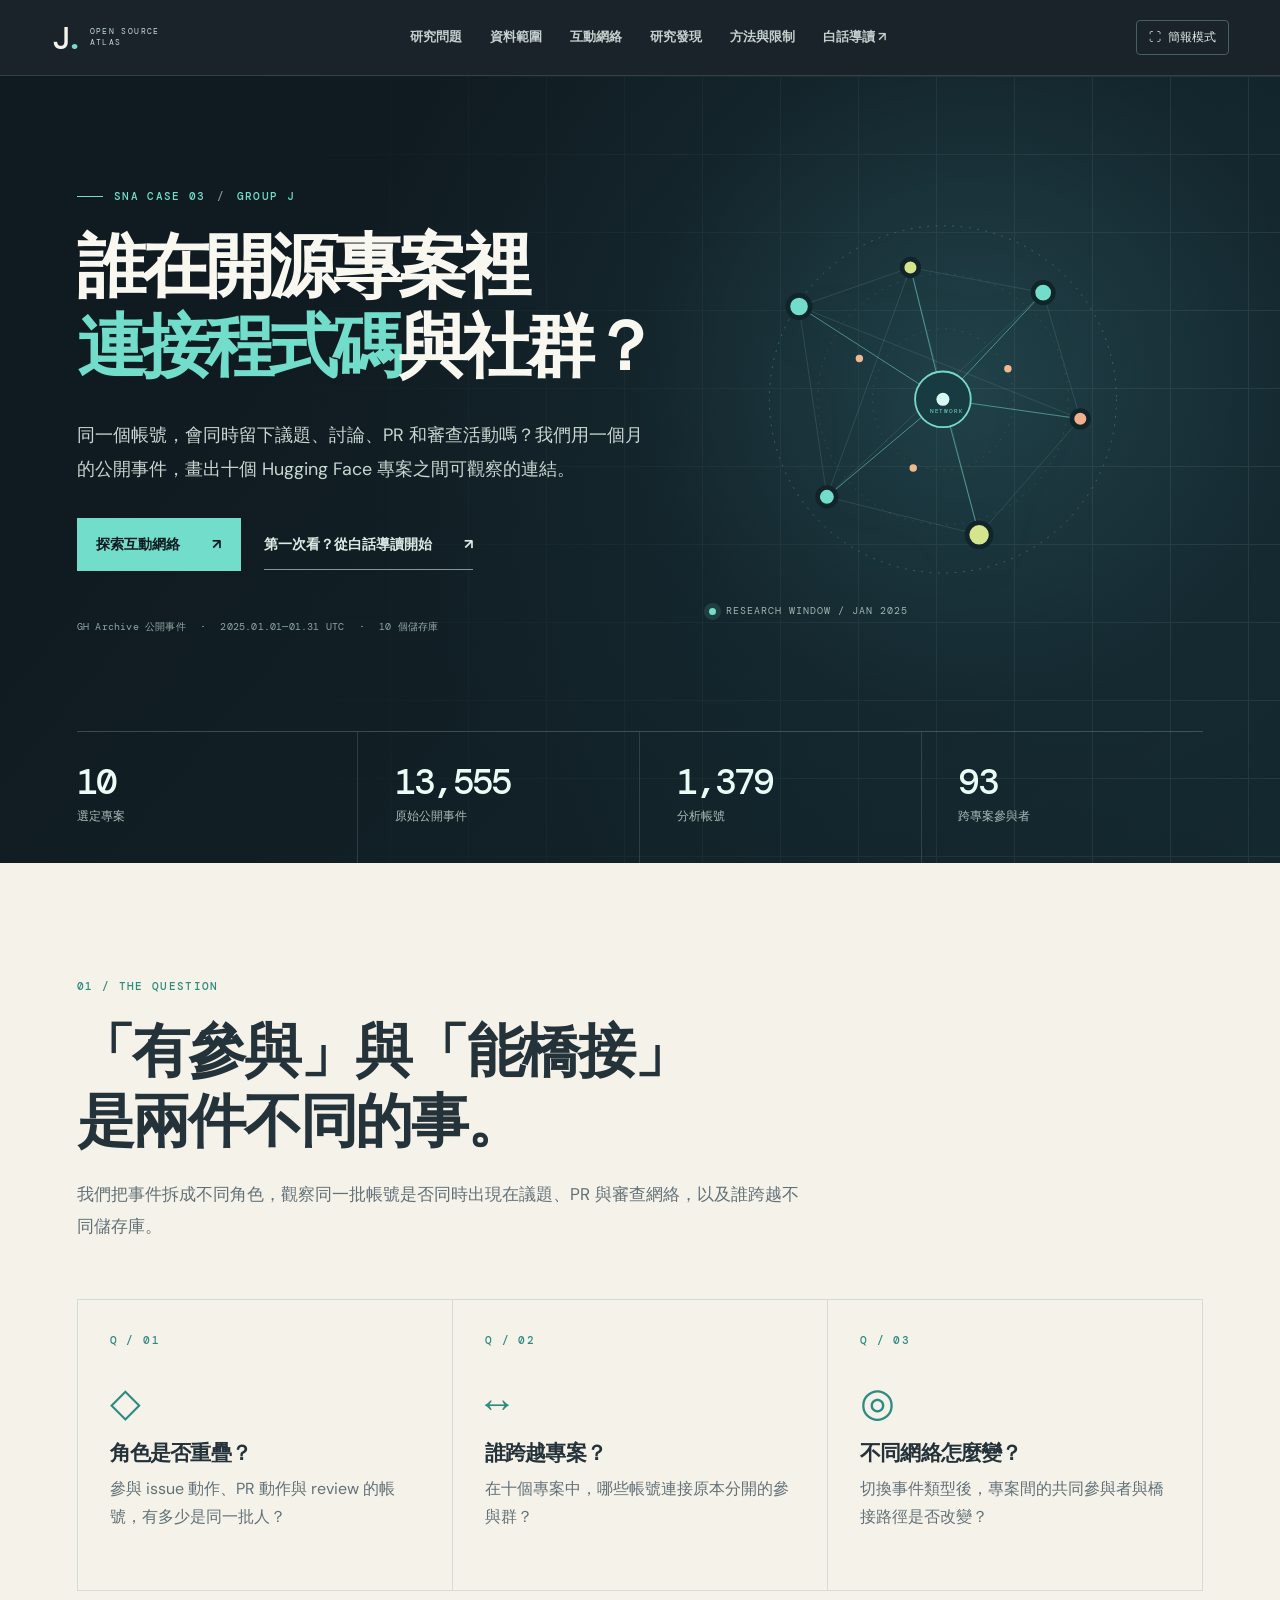
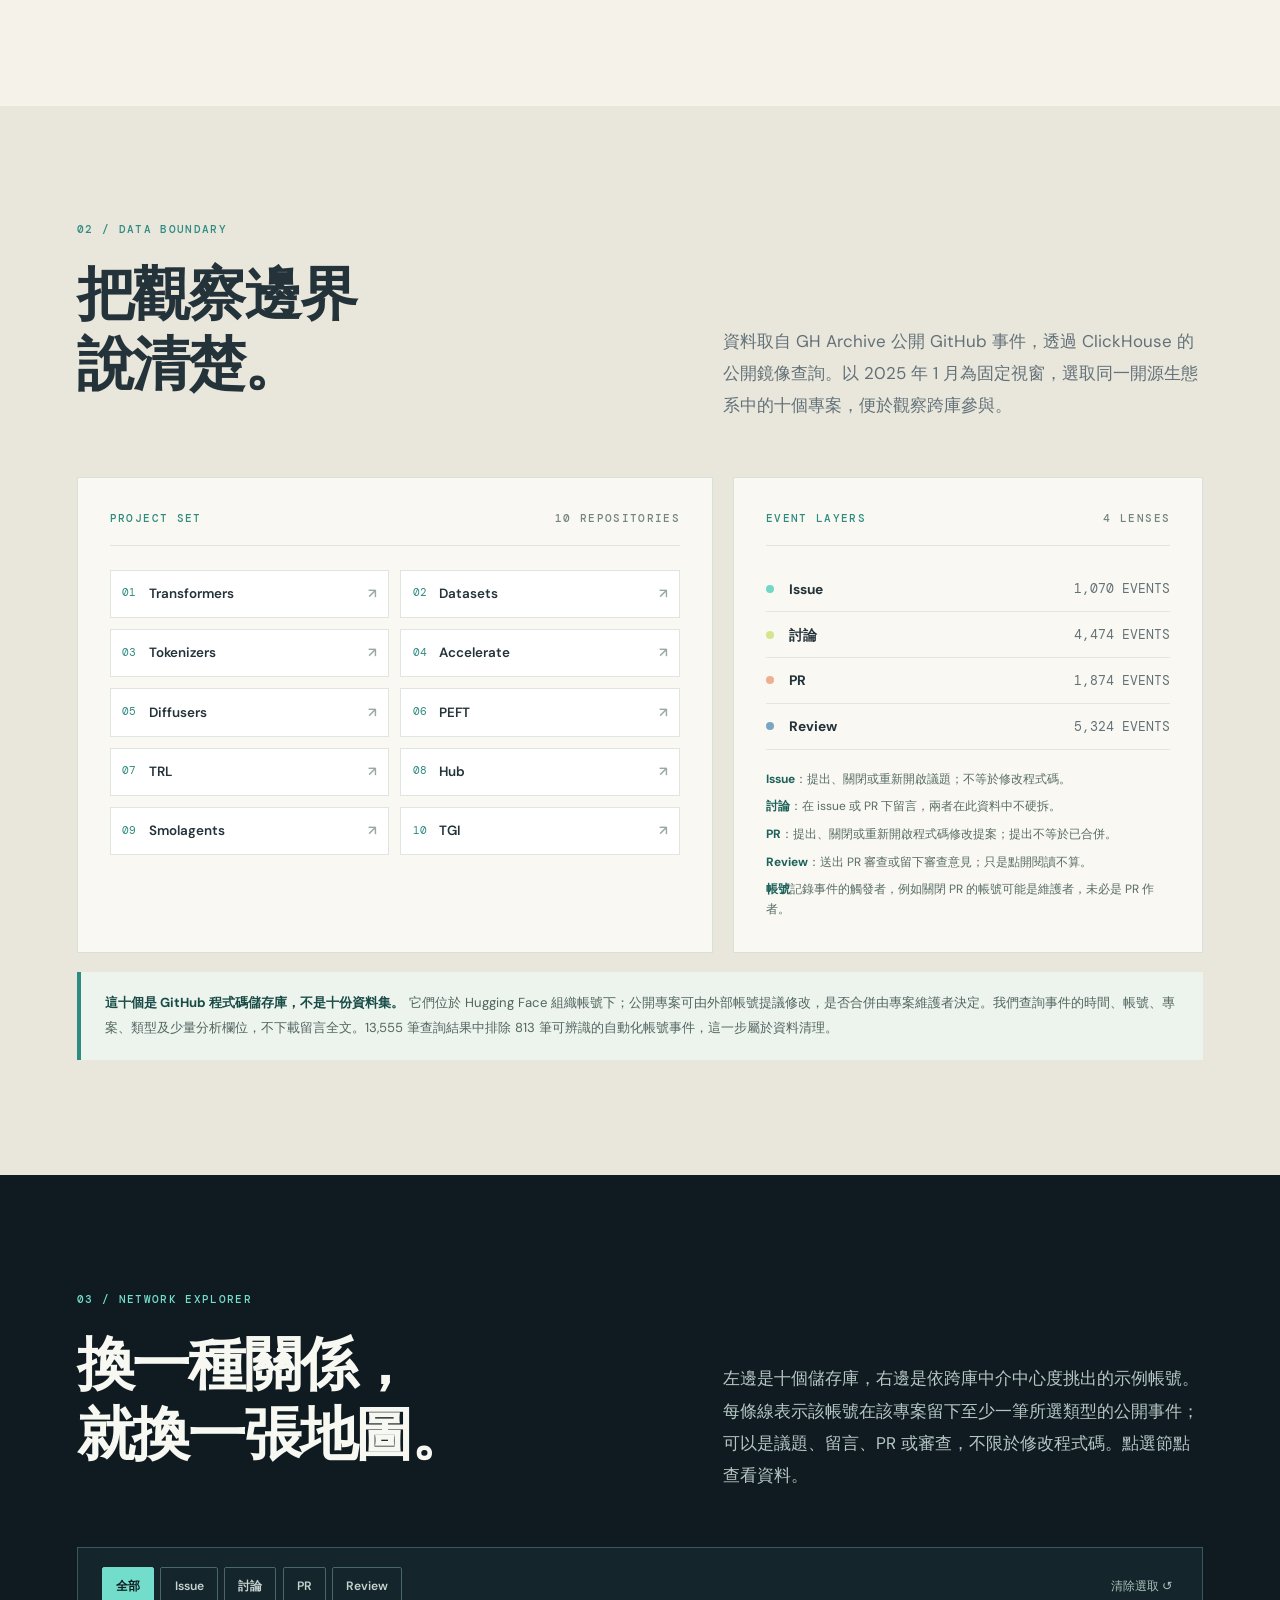
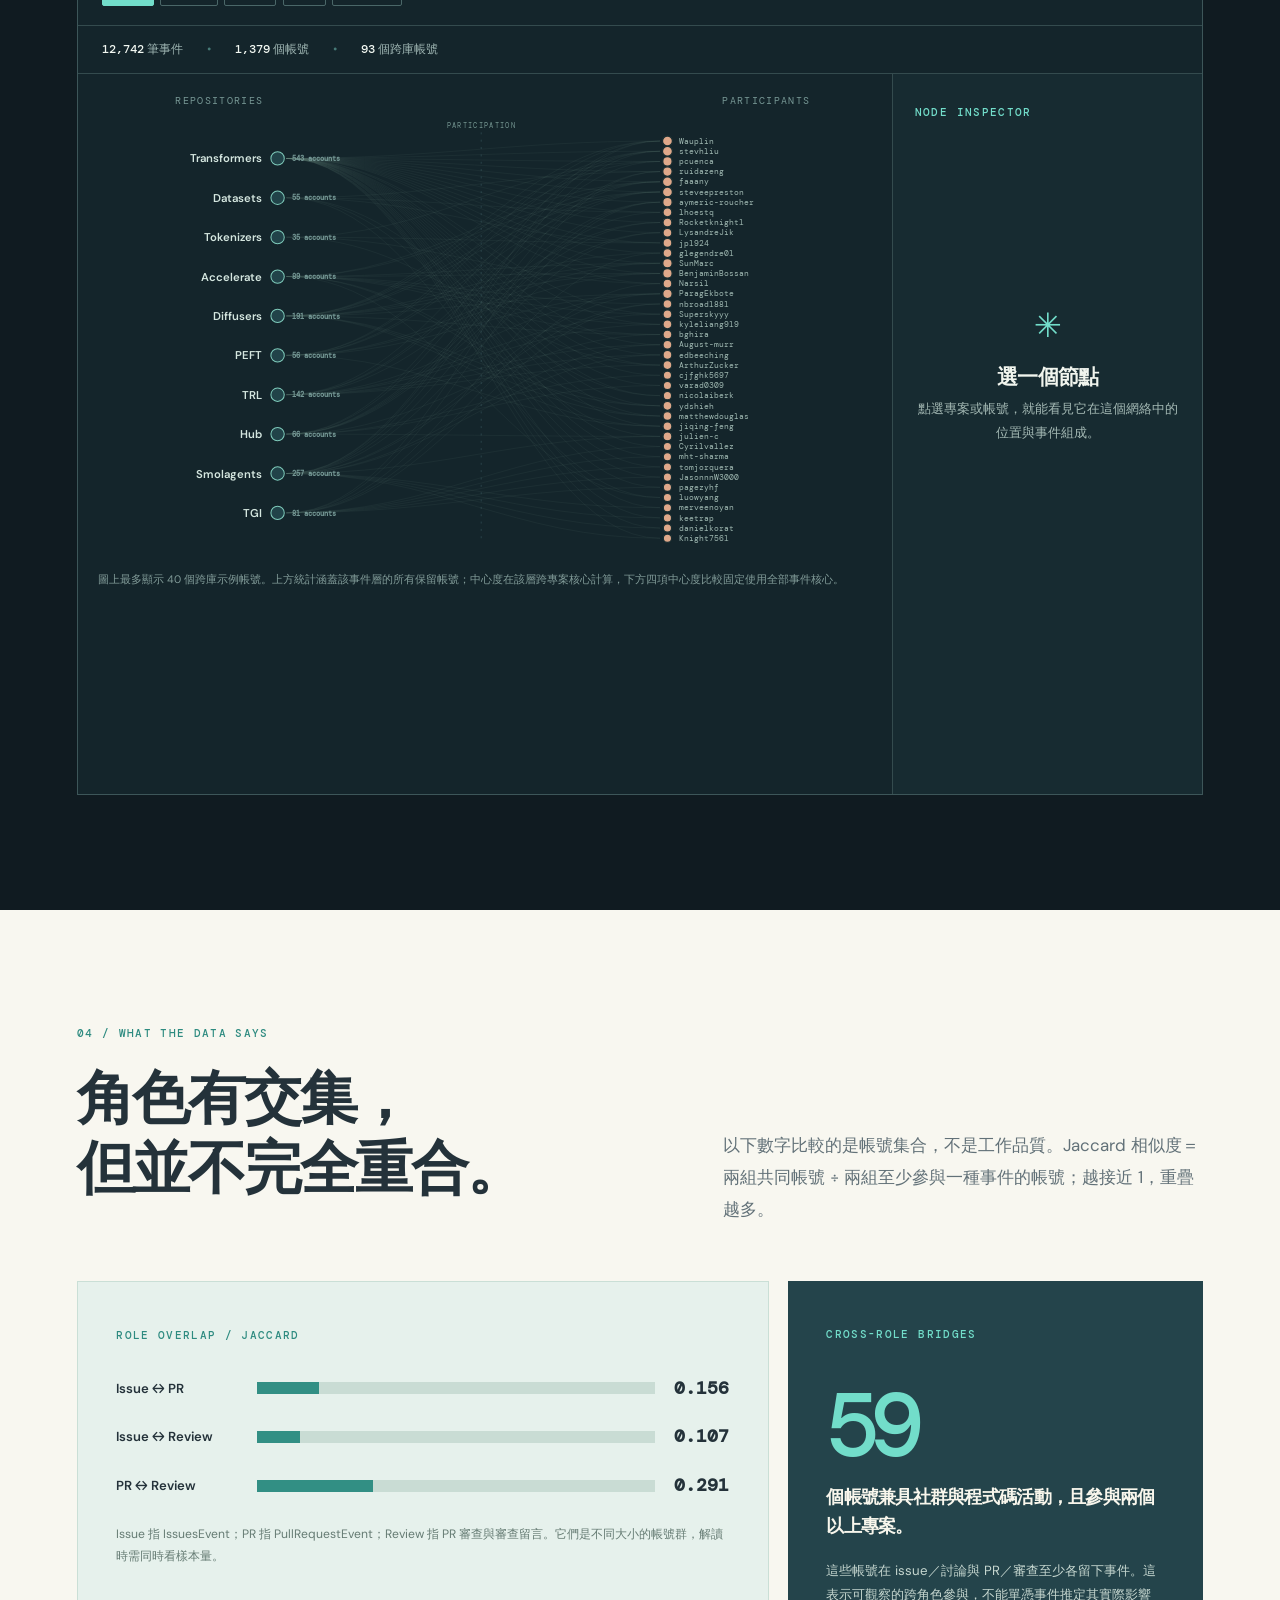
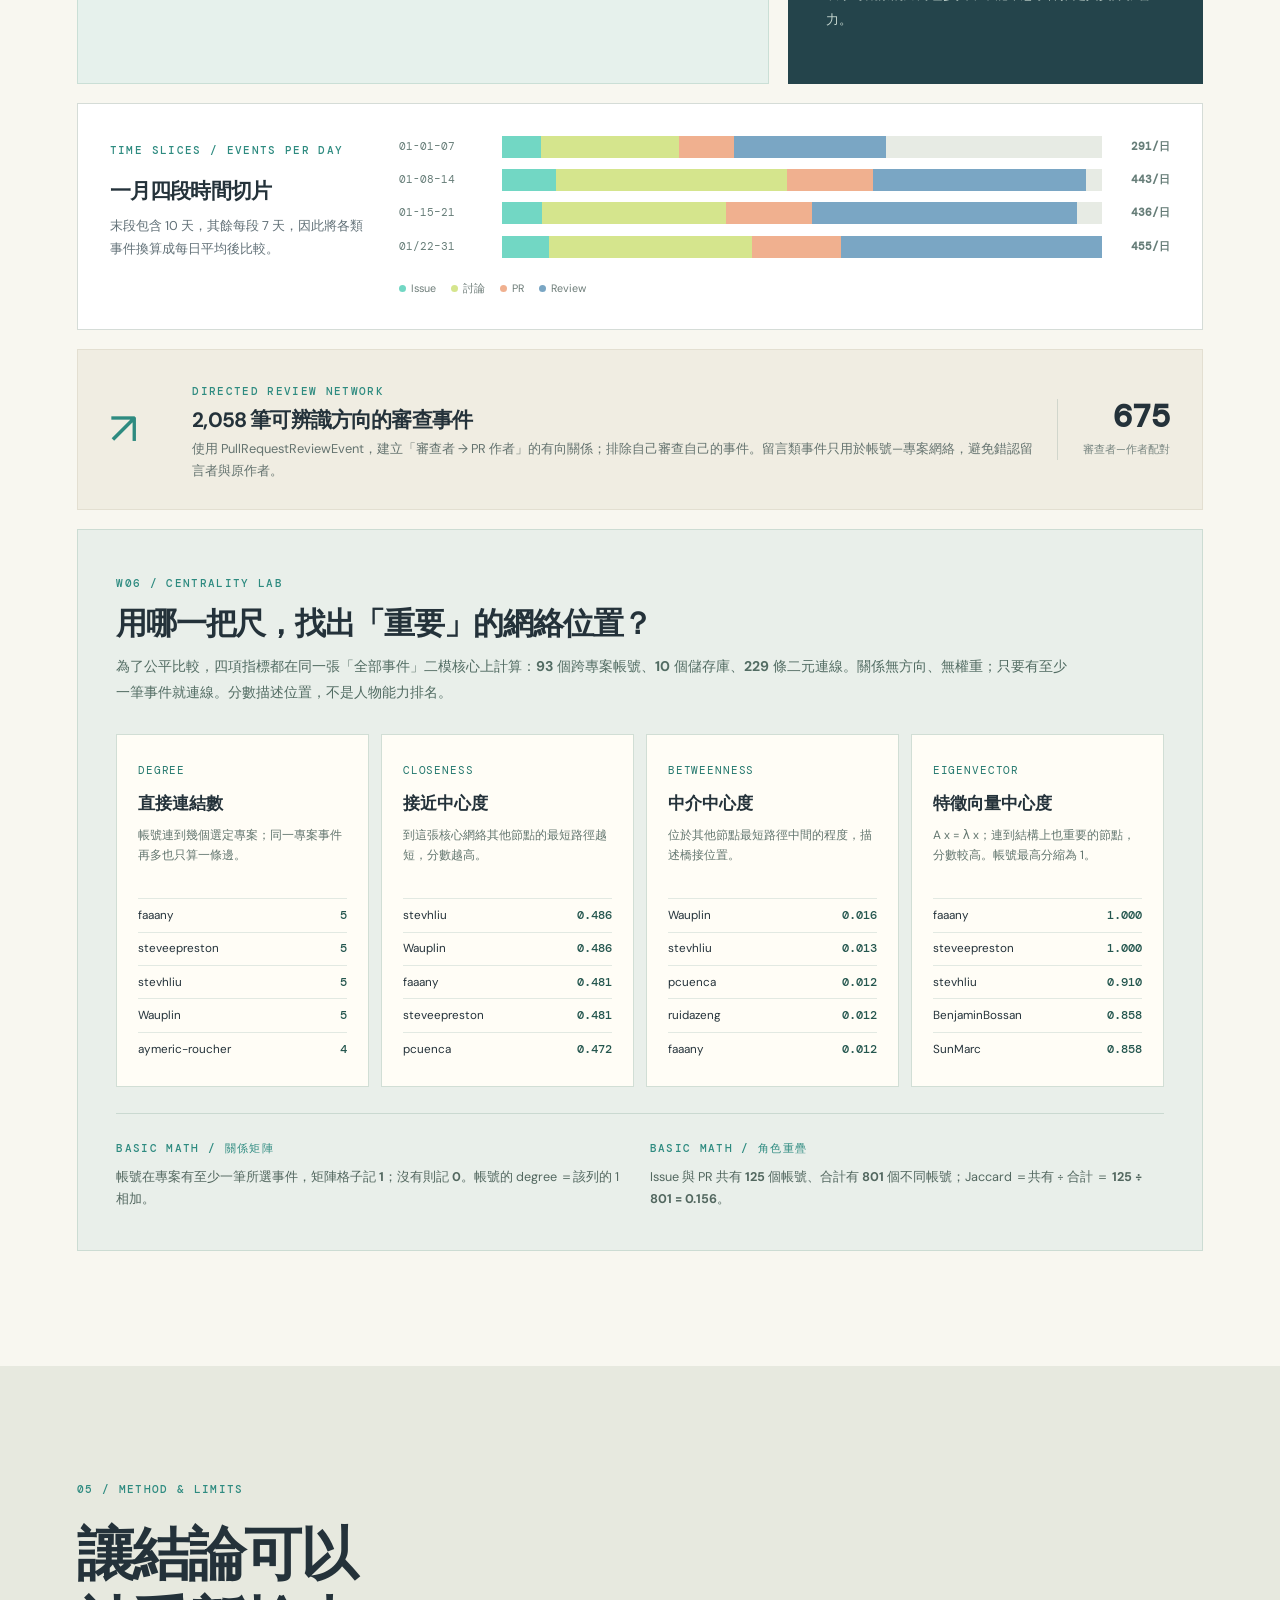
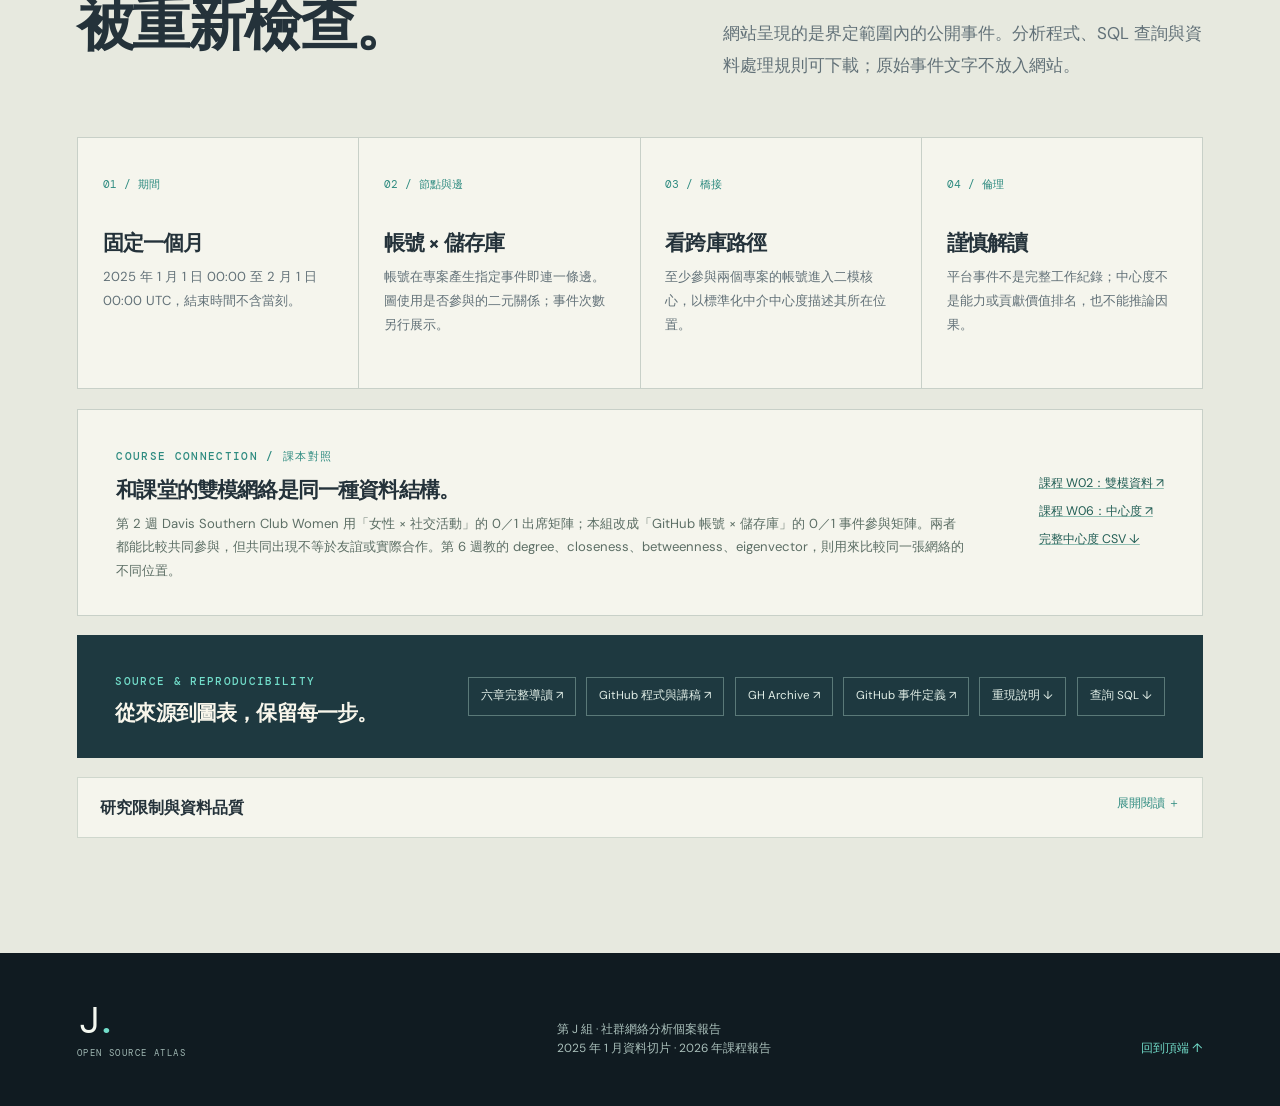
<file: docs/index.html>
<!doctype html>
<html lang="zh-Hant">
  <head>
    <meta charset="utf-8" />
    <meta name="viewport" content="width=device-width, initial-scale=1" />
    <meta name="theme-color" content="#101b21" />
    <meta name="description" content="第 J 組社群網絡分析報告：以 2025 年 1 月 GH Archive 公開事件探索十個 Hugging Face 開源專案的協作與橋接角色。" />
    <title>開源協作地圖｜第 J 組 SNA 報告</title>
    <link rel="stylesheet" href="./styles.css" />
    <script src="./app.js" defer></script>
  </head>
  <body>
    <a class="skip-link" href="#main">跳至主要內容</a>
    <header class="site-header">
      <a class="brand" href="#top" aria-label="回到首頁">
        <span class="brand-mark">J<span class="brand-dot">.</span></span>
        <span class="brand-copy">OPEN SOURCE<br />ATLAS</span>
      </a>
      <nav class="site-nav" aria-label="頁面導覽">
        <a href="#question">研究問題</a>
        <a href="#scope">資料範圍</a>
        <a href="#network">互動網絡</a>
        <a href="#findings">研究發現</a>
        <a href="#method">方法與限制</a>
        <a href="./guide.html">白話導讀 ↗</a>
      </nav>
      <button id="fullscreenBtn" class="present-button" type="button" aria-label="切換全螢幕簡報">⛶ <span>簡報模式</span></button>
    </header>

    <main id="main">
      <section class="hero page-section" id="top">
        <div class="hero-grid">
          <div class="hero-copy">
            <p class="eyebrow"><span class="eyebrow-line"></span> SNA CASE 03 <span class="divider">/</span> GROUP J</p>
            <h1>誰在開源專案裡<br /><em>連接程式碼</em>與社群？</h1>
            <p class="hero-lede">同一個帳號，會同時留下議題、討論、PR 和審查活動嗎？我們用一個月的公開事件，畫出十個 Hugging Face 專案之間可觀察的連結。</p>
            <div class="hero-actions">
              <a class="button button-primary" href="#network">探索互動網絡 <span aria-hidden="true">↗</span></a>
              <a class="button button-text" href="./guide.html">第一次看？從白話導讀開始 <span aria-hidden="true">↗</span></a>
            </div>
            <p class="hero-meta">GH Archive 公開事件 <span>·</span> 2025.01.01—01.31 UTC <span>·</span> 10 個儲存庫</p>
          </div>
          <div class="hero-art" aria-hidden="true">
            <svg viewBox="0 0 560 520" fill="none" class="orbit-art">
              <circle cx="280" cy="260" r="187" class="orbit-line" />
              <circle cx="280" cy="260" r="135" class="orbit-line faint" />
              <circle cx="280" cy="260" r="76" class="orbit-line faint" />
              <path d="M125 160 L245 118 L388 145 L428 281 L319 406 L155 365 L125 160 M245 118 L319 406 M125 160 L428 281 M388 145 L155 365 M155 365 L245 118" class="orbit-edges" />
              <path d="M125 160 L280 260 L428 281 M245 118 L280 260 L319 406 M388 145 L280 260 L155 365" class="orbit-edges bright" />
              <circle cx="280" cy="260" r="30" class="orbit-core" />
              <circle cx="125" cy="160" r="12" class="orbit-node teal" />
              <circle cx="245" cy="118" r="9" class="orbit-node lime" />
              <circle cx="388" cy="145" r="11" class="orbit-node teal" />
              <circle cx="428" cy="281" r="9" class="orbit-node coral" />
              <circle cx="319" cy="406" r="13" class="orbit-node lime" />
              <circle cx="155" cy="365" r="10" class="orbit-node teal" />
              <circle cx="280" cy="260" r="7" fill="#d8f9f2" />
              <circle cx="190" cy="216" r="4" fill="#eeb990" />
              <circle cx="350" cy="227" r="4" fill="#eeb990" />
              <circle cx="248" cy="334" r="4" fill="#eeb990" />
              <text x="284" y="275" text-anchor="middle" class="art-caption">NETWORK</text>
            </svg>
            <div class="hero-art-note"><span class="pulse"></span> RESEARCH WINDOW / JAN 2025</div>
          </div>
        </div>
        <div class="hero-stats" aria-label="研究資料摘要">
          <div><span class="stat-number" id="statRepos">10</span><span class="stat-label">選定專案</span></div>
          <div><span class="stat-number" id="statRows">—</span><span class="stat-label">原始公開事件</span></div>
          <div><span class="stat-number" id="statActors">—</span><span class="stat-label">分析帳號</span></div>
          <div><span class="stat-number" id="statBridges">—</span><span class="stat-label">跨專案參與者</span></div>
        </div>
      </section>

      <section class="question page-section" id="question">
        <div class="section-heading">
          <p class="eyebrow">01 / THE QUESTION</p>
          <h2>「有參與」與「能橋接」<br />是兩件不同的事。</h2>
          <p>我們把事件拆成不同角色，觀察同一批帳號是否同時出現在議題、PR 與審查網絡，以及誰跨越不同儲存庫。</p>
        </div>
        <div class="question-grid">
          <article class="question-card">
            <span class="card-index">Q / 01</span>
            <div class="card-icon">◇</div>
            <h3>角色是否重疊？</h3>
            <p>參與 issue 動作、PR 動作與 review 的帳號，有多少是同一批人？</p>
          </article>
          <article class="question-card">
            <span class="card-index">Q / 02</span>
            <div class="card-icon">↔</div>
            <h3>誰跨越專案？</h3>
            <p>在十個專案中，哪些帳號連接原本分開的參與群？</p>
          </article>
          <article class="question-card">
            <span class="card-index">Q / 03</span>
            <div class="card-icon">◎</div>
            <h3>不同網絡怎麼變？</h3>
            <p>切換事件類型後，專案間的共同參與者與橋接路徑是否改變？</p>
          </article>
        </div>
      </section>

      <section class="scope page-section" id="scope">
        <div class="section-heading split-heading">
          <div>
            <p class="eyebrow">02 / DATA BOUNDARY</p>
            <h2>把觀察邊界<br />說清楚。</h2>
          </div>
          <p>資料取自 GH Archive 公開 GitHub 事件，透過 ClickHouse 的公開鏡像查詢。以 2025 年 1 月為固定視窗，選取同一開源生態系中的十個專案，便於觀察跨庫參與。</p>
        </div>
        <div class="scope-layout">
          <div class="scope-panel">
            <div class="panel-topline"><span>PROJECT SET</span><span>10 REPOSITORIES</span></div>
            <div class="repo-chips" id="repoChips" aria-label="研究的十個儲存庫"></div>
          </div>
          <div class="scope-panel event-panel">
            <div class="panel-topline"><span>EVENT LAYERS</span><span>4 LENSES</span></div>
            <div class="event-layers" id="eventLayers"></div>
            <div class="event-explain">
              <p><strong>Issue</strong>：提出、關閉或重新開啟議題；不等於修改程式碼。</p>
              <p><strong>討論</strong>：在 issue 或 PR 下留言，兩者在此資料中不硬拆。</p>
              <p><strong>PR</strong>：提出、關閉或重新開啟程式碼修改提案；提出不等於已合併。</p>
              <p><strong>Review</strong>：送出 PR 審查或留下審查意見；只是點開閱讀不算。</p>
              <p><strong>帳號</strong>記錄事件的觸發者，例如關閉 PR 的帳號可能是維護者，未必是 PR 作者。</p>
            </div>
          </div>
        </div>
        <div class="scope-clarifier"><strong>這十個是 GitHub 程式碼儲存庫，不是十份資料集。</strong>它們位於 Hugging Face 組織帳號下；公開專案可由外部帳號提議修改，是否合併由專案維護者決定。我們查詢事件的時間、帳號、專案、類型及少量分析欄位，不下載留言全文。13,555 筆查詢結果中排除 813 筆可辨識的自動化帳號事件，這一步屬於資料清理。</div>
      </section>

      <section class="network page-section" id="network">
        <div class="section-heading split-heading">
          <div>
            <p class="eyebrow">03 / NETWORK EXPLORER</p>
            <h2>換一種關係，<br />就換一張地圖。</h2>
          </div>
          <p>左邊是十個儲存庫，右邊是依跨庫中介中心度挑出的示例帳號。每條線表示該帳號在該專案留下至少一筆所選類型的公開事件；可以是議題、留言、PR 或審查，不限於修改程式碼。點選節點查看資料。</p>
        </div>
        <div class="explorer-shell">
          <div class="explorer-toolbar">
            <div class="filter-group" id="layerFilters" role="group" aria-label="選擇事件類型">
              <button type="button" data-layer="all" aria-pressed="true">全部</button>
              <button type="button" data-layer="issues" aria-pressed="false">Issue</button>
              <button type="button" data-layer="discussion" aria-pressed="false">討論</button>
              <button type="button" data-layer="pulls" aria-pressed="false">PR</button>
              <button type="button" data-layer="reviews" aria-pressed="false">Review</button>
            </div>
            <button class="quiet-button" type="button" id="resetSelection">清除選取 ↺</button>
          </div>
          <div class="explorer-metrics" aria-live="polite">
            <span><strong id="viewEvents">—</strong> 筆事件</span>
            <span><strong id="viewActors">—</strong> 個帳號</span>
            <span><strong id="viewBridgeCount">—</strong> 個跨庫帳號</span>
          </div>
          <div class="explorer-body">
            <div class="graph-wrap">
              <div class="graph-head"><span>REPOSITORIES</span><span>PARTICIPANTS</span></div>
              <svg id="networkGraph" viewBox="0 0 1160 690" role="img" aria-label="開發者與儲存庫的二模網絡示例"></svg>
              <p class="graph-footnote">圖上最多顯示 40 個跨庫示例帳號。上方統計涵蓋該事件層的所有保留帳號；中心度在該層跨專案核心計算，下方四項中心度比較固定使用全部事件核心。</p>
            </div>
            <aside class="detail-panel" id="detailPanel" aria-live="polite">
              <span class="detail-kicker">NODE INSPECTOR</span>
              <div class="detail-empty"><span class="detail-symbol">✳</span><h3>選一個節點</h3><p>點選專案或帳號，就能看見它在這個網絡中的位置與事件組成。</p></div>
            </aside>
          </div>
        </div>
      </section>

      <section class="findings page-section" id="findings">
        <div class="section-heading split-heading">
          <div>
            <p class="eyebrow">04 / WHAT THE DATA SAYS</p>
            <h2>角色有交集，<br />但並不完全重合。</h2>
          </div>
          <p>以下數字比較的是帳號集合，不是工作品質。Jaccard 相似度＝兩組共同帳號 ÷ 兩組至少參與一種事件的帳號；越接近 1，重疊越多。</p>
        </div>
        <div class="finding-layout">
          <div class="finding-card highlight-card">
            <span class="card-index">ROLE OVERLAP / JACCARD</span>
            <div class="overlap-list" id="overlapList"></div>
            <p class="finding-note">Issue 指 IssuesEvent；PR 指 PullRequestEvent；Review 指 PR 審查與審查留言。它們是不同大小的帳號群，解讀時需同時看樣本量。</p>
          </div>
          <div class="finding-card bridge-card">
            <span class="card-index">CROSS-ROLE BRIDGES</span>
            <strong class="feature-number" id="crossRoleCount">—</strong>
            <h3>個帳號兼具社群與程式碼活動，且參與兩個以上專案。</h3>
            <p>這些帳號在 issue／討論與 PR／審查至少各留下事件。這表示可觀察的跨角色參與，不能單憑事件推定其實際影響力。</p>
          </div>
        </div>
        <div class="evidence-row">
          <div class="evidence-heading"><span class="card-index">TIME SLICES / EVENTS PER DAY</span><h3>一月四段時間切片</h3><p>末段包含 10 天，其餘每段 7 天，因此將各類事件換算成每日平均後比較。</p></div>
          <div class="weekly-chart" id="weeklyChart" role="img" aria-label="2025 年 1 月不同事件類型的每日平均數"></div>
        </div>
        <div class="review-callout">
          <span class="review-icon">↗</span>
          <div><span class="card-index">DIRECTED REVIEW NETWORK</span><h3><span id="directedReviews">—</span> 筆可辨識方向的審查事件</h3><p>使用 PullRequestReviewEvent，建立「審查者 → PR 作者」的有向關係；排除自己審查自己的事件。留言類事件只用於帳號—專案網絡，避免錯認留言者與原作者。</p></div>
          <span class="review-pairs"><strong id="reviewPairs">—</strong><small>審查者—作者配對</small></span>
        </div>
        <div class="centrality-lab" id="centrality">
          <div class="centrality-intro"><span class="card-index">W06 / CENTRALITY LAB</span><h3>用哪一把尺，找出「重要」的網絡位置？</h3><p>為了公平比較，四項指標都在同一張「全部事件」二模核心上計算：<strong id="coreActors">—</strong> 個跨專案帳號、<strong id="coreRepos">—</strong> 個儲存庫、<strong id="coreEdges">—</strong> 條二元連線。關係無方向、無權重；只要有至少一筆事件就連線。分數描述位置，不是人物能力排名。</p></div>
          <div class="centrality-grid" id="centralityGrid"></div>
          <div class="math-strip"><div><span class="card-index">BASIC MATH / 關係矩陣</span><p>帳號在專案有至少一筆所選事件，矩陣格子記 <strong>1</strong>；沒有則記 <strong>0</strong>。帳號的 degree ＝該列的 1 相加。</p></div><div><span class="card-index">BASIC MATH / 角色重疊</span><p>Issue 與 PR 共有 <strong id="overlapIntersection">—</strong> 個帳號、合計有 <strong id="overlapUnion">—</strong> 個不同帳號；Jaccard ＝共有 ÷ 合計 ＝ <strong id="overlapWorked">—</strong>。</p></div></div>
        </div>
      </section>

      <section class="method page-section" id="method">
        <div class="section-heading split-heading">
          <div>
            <p class="eyebrow">05 / METHOD & LIMITS</p>
            <h2>讓結論可以<br />被重新檢查。</h2>
          </div>
          <p>網站呈現的是界定範圍內的公開事件。分析程式、SQL 查詢與資料處理規則可下載；原始事件文字不放入網站。</p>
        </div>
        <div class="method-grid">
          <article><span>01 / 期間</span><h3>固定一個月</h3><p>2025 年 1 月 1 日 00:00 至 2 月 1 日 00:00 UTC，結束時間不含當刻。</p></article>
          <article><span>02 / 節點與邊</span><h3>帳號 × 儲存庫</h3><p>帳號在專案產生指定事件即連一條邊。圖使用是否參與的二元關係；事件次數另行展示。</p></article>
          <article><span>03 / 橋接</span><h3>看跨庫路徑</h3><p>至少參與兩個專案的帳號進入二模核心，以標準化中介中心度描述其所在位置。</p></article>
          <article><span>04 / 倫理</span><h3>謹慎解讀</h3><p>平台事件不是完整工作紀錄；中心度不是能力或貢獻價值排名，也不能推論因果。</p></article>
        </div>
        <div class="course-bridge"><div><span class="card-index">COURSE CONNECTION / 課本對照</span><h3>和課堂的雙模網絡是同一種資料結構。</h3><p>第 2 週 Davis Southern Club Women 用「女性 × 社交活動」的 0／1 出席矩陣；本組改成「GitHub 帳號 × 儲存庫」的 0／1 事件參與矩陣。兩者都能比較共同參與，但共同出現不等於友誼或實際合作。第 6 週教的 degree、closeness、betweenness、eigenvector，則用來比較同一張網絡的不同位置。</p></div><div class="course-links"><a href="https://sna-studio-course-tw.cs-lee.chatgpt.site/week/2" target="_blank" rel="noopener noreferrer">課程 W02：雙模資料 ↗</a><a href="https://sna-studio-course-tw.cs-lee.chatgpt.site/week/6" target="_blank" rel="noopener noreferrer">課程 W06：中心度 ↗</a><a href="./repro/centrality-scores.csv" download>完整中心度 CSV ↓</a></div></div>
        <div class="source-bar">
          <div><span class="card-index">SOURCE & REPRODUCIBILITY</span><h3>從來源到圖表，保留每一步。</h3></div>
          <div class="source-links">
            <a href="./guide.html">六章完整導讀 ↗</a>
            <a href="https://github.com/xxoon0987/sna-j-gharchive" target="_blank" rel="noopener noreferrer">GitHub 程式與講稿 ↗</a>
            <a href="https://www.gharchive.org/" target="_blank" rel="noopener noreferrer">GH Archive ↗</a>
            <a href="https://docs.github.com/en/rest/using-the-rest-api/github-event-types" target="_blank" rel="noopener noreferrer">GitHub 事件定義 ↗</a>
            <a href="./repro/method.md">重現說明 ↓</a>
            <a href="./repro/events.sql" download>查詢 SQL ↓</a>
          </div>
        </div>
        <details class="limits-box">
          <summary>研究限制與資料品質 <span>展開閱讀 ＋</span></summary>
          <ul id="limitations"></ul>
        </details>
      </section>
    </main>

    <footer class="site-footer">
      <div class="footer-brand">J<span>.</span> <small>OPEN SOURCE ATLAS</small></div>
      <p>第 J 組 · 社群網絡分析個案報告<br />2025 年 1 月資料切片 · 2026 年課程報告</p>
      <a href="#top">回到頂端 ↑</a>
    </footer>
  </body>
</html>
</file>
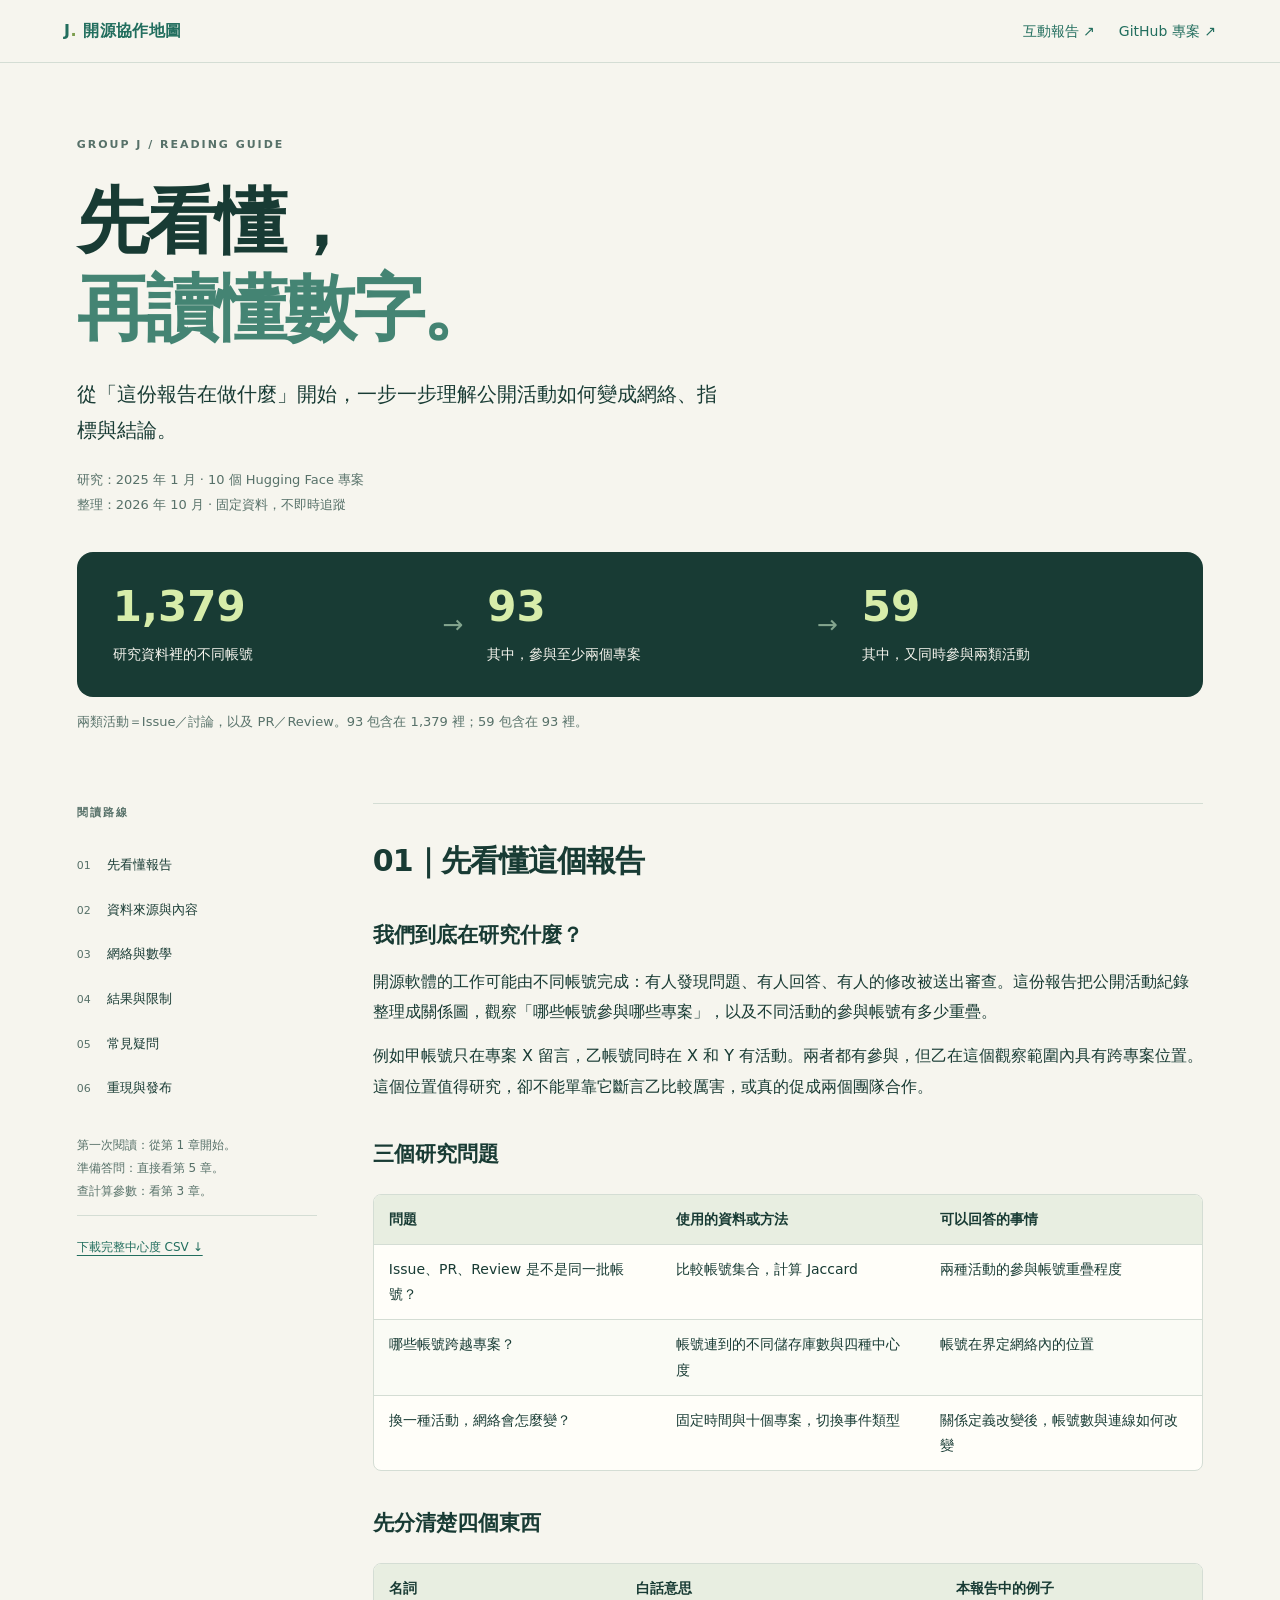
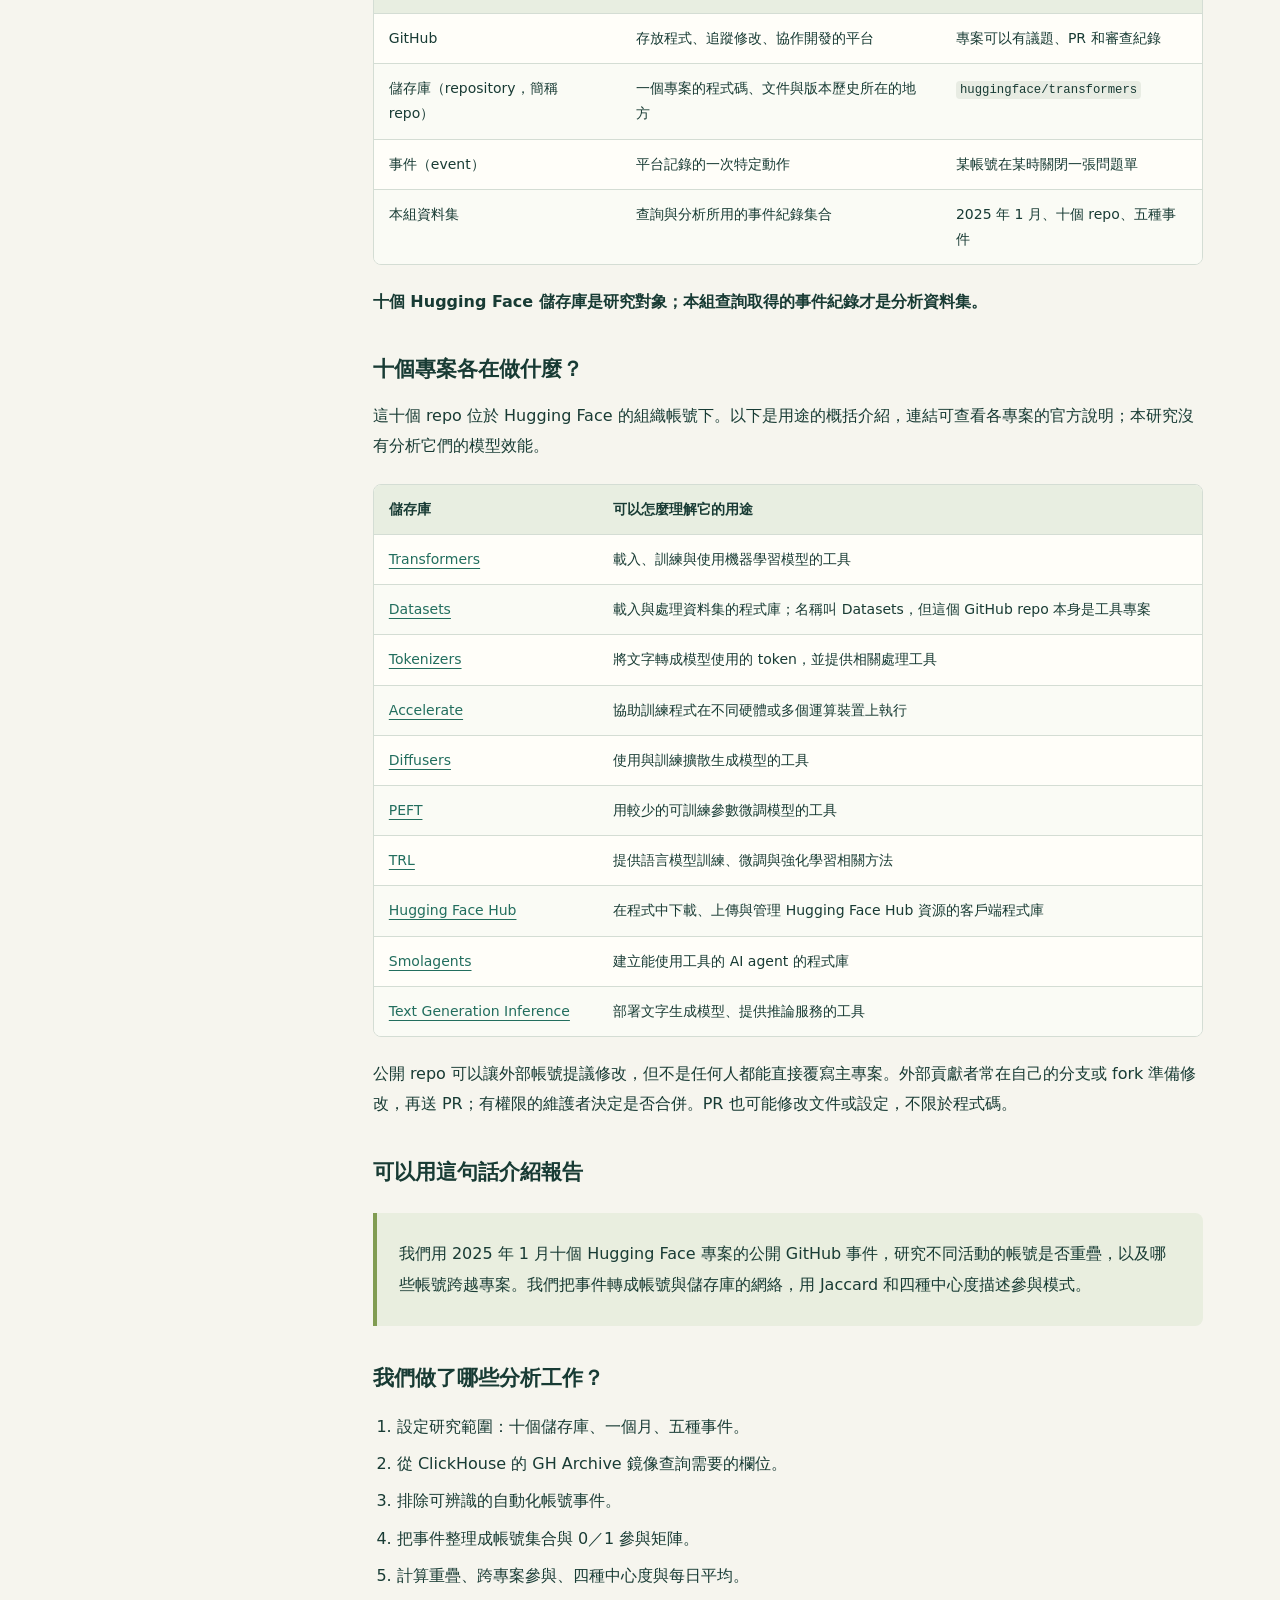
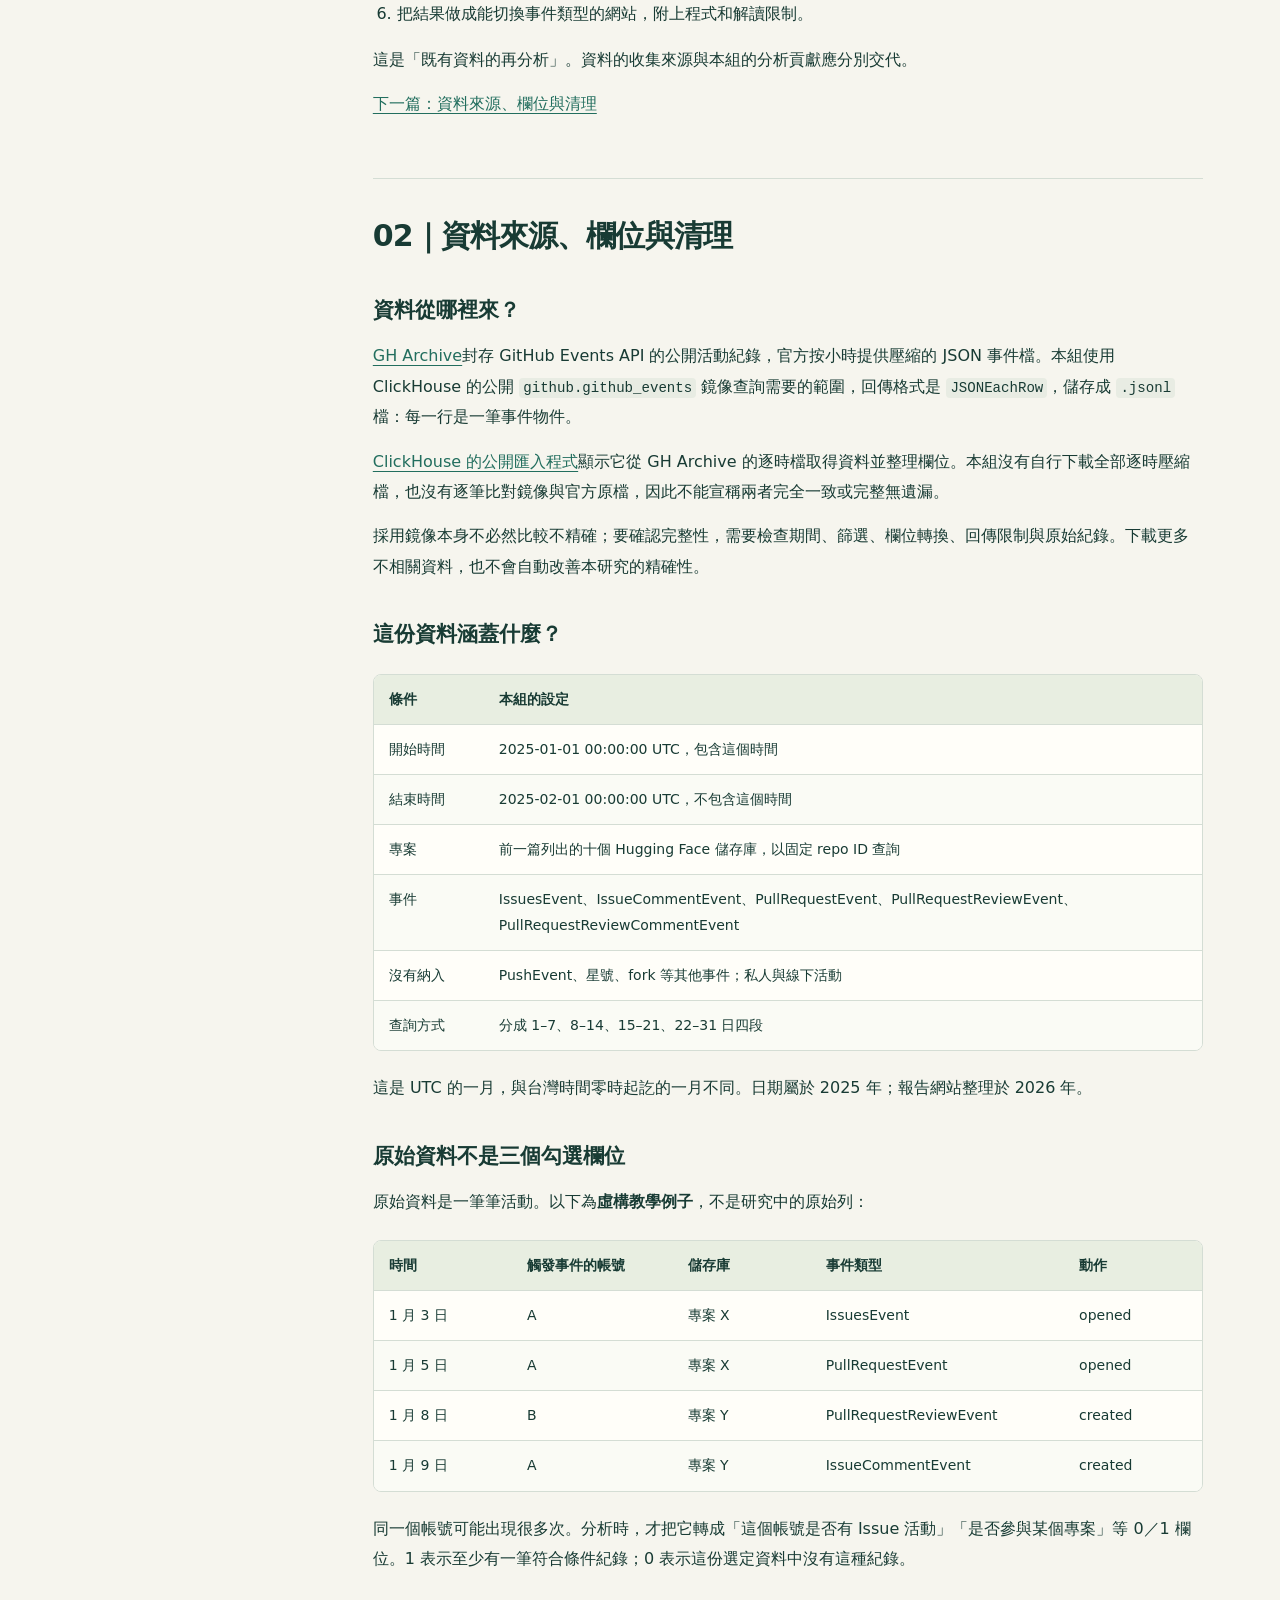
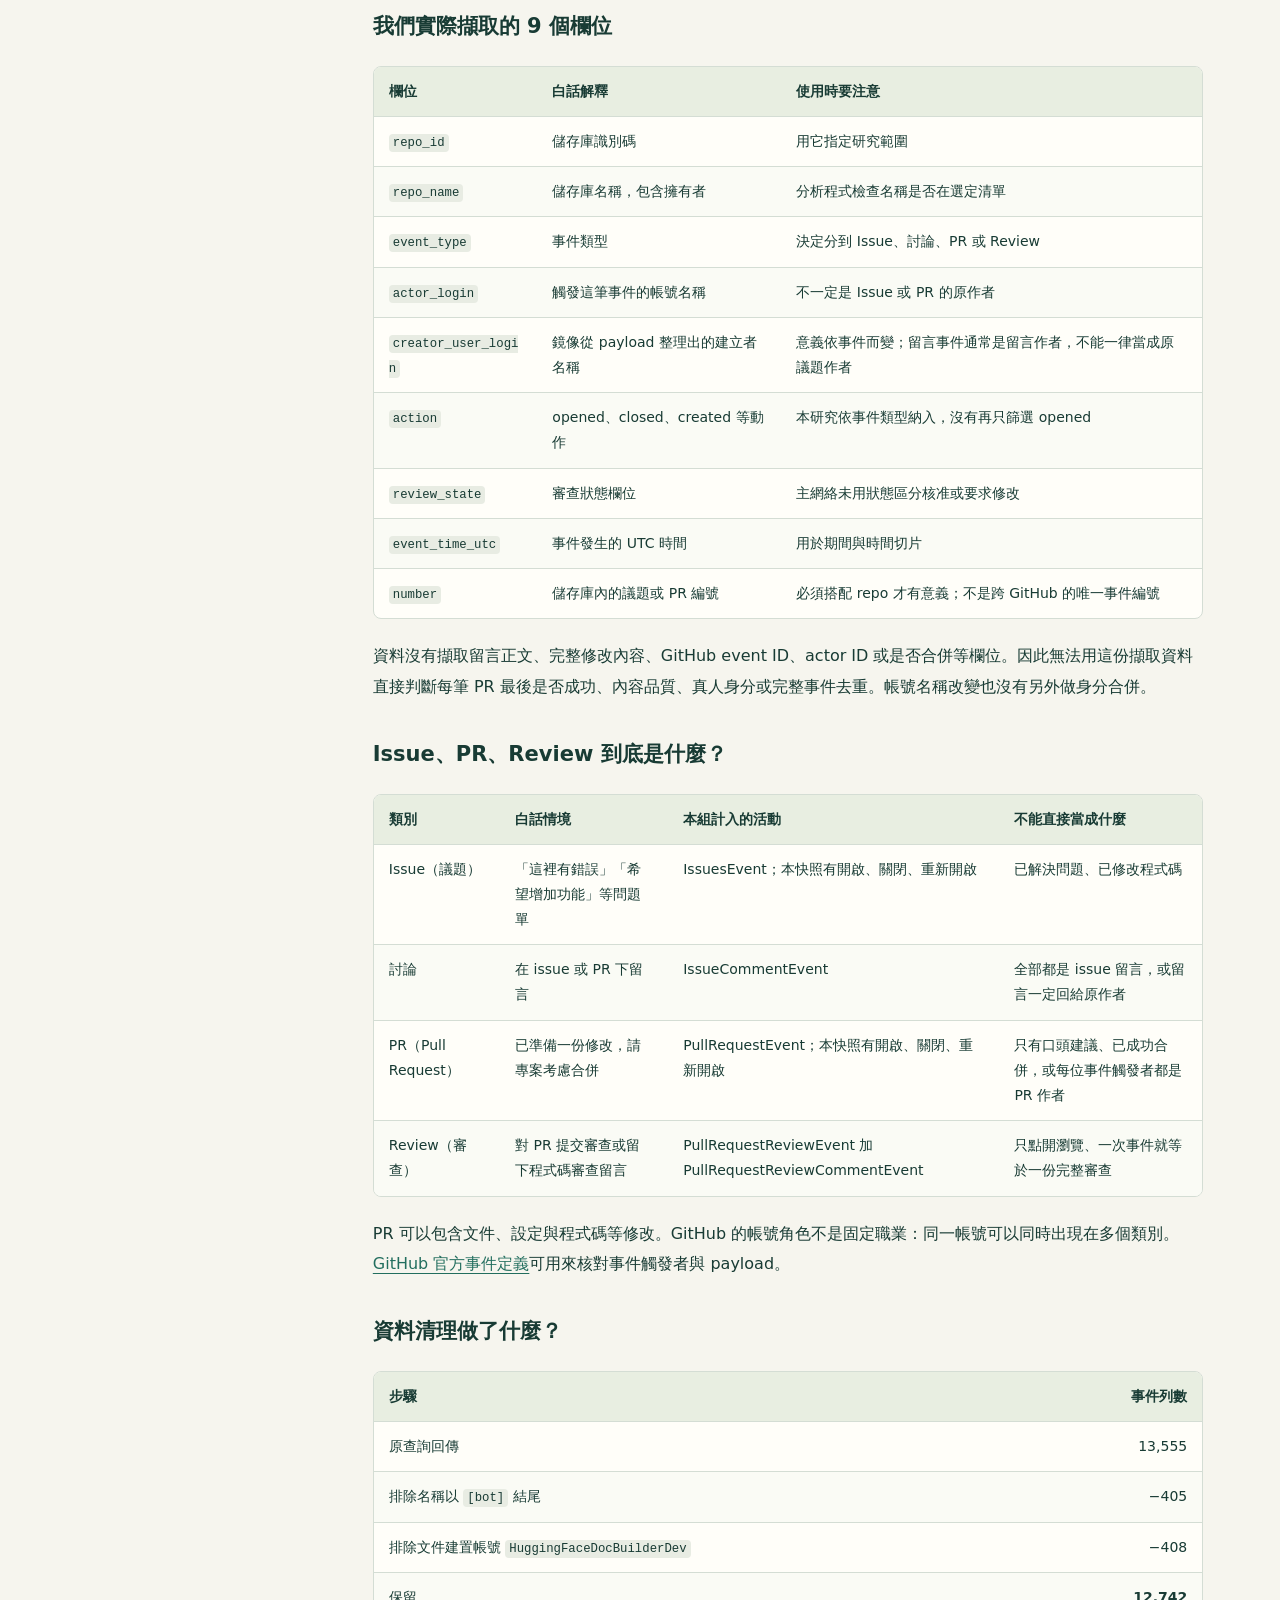
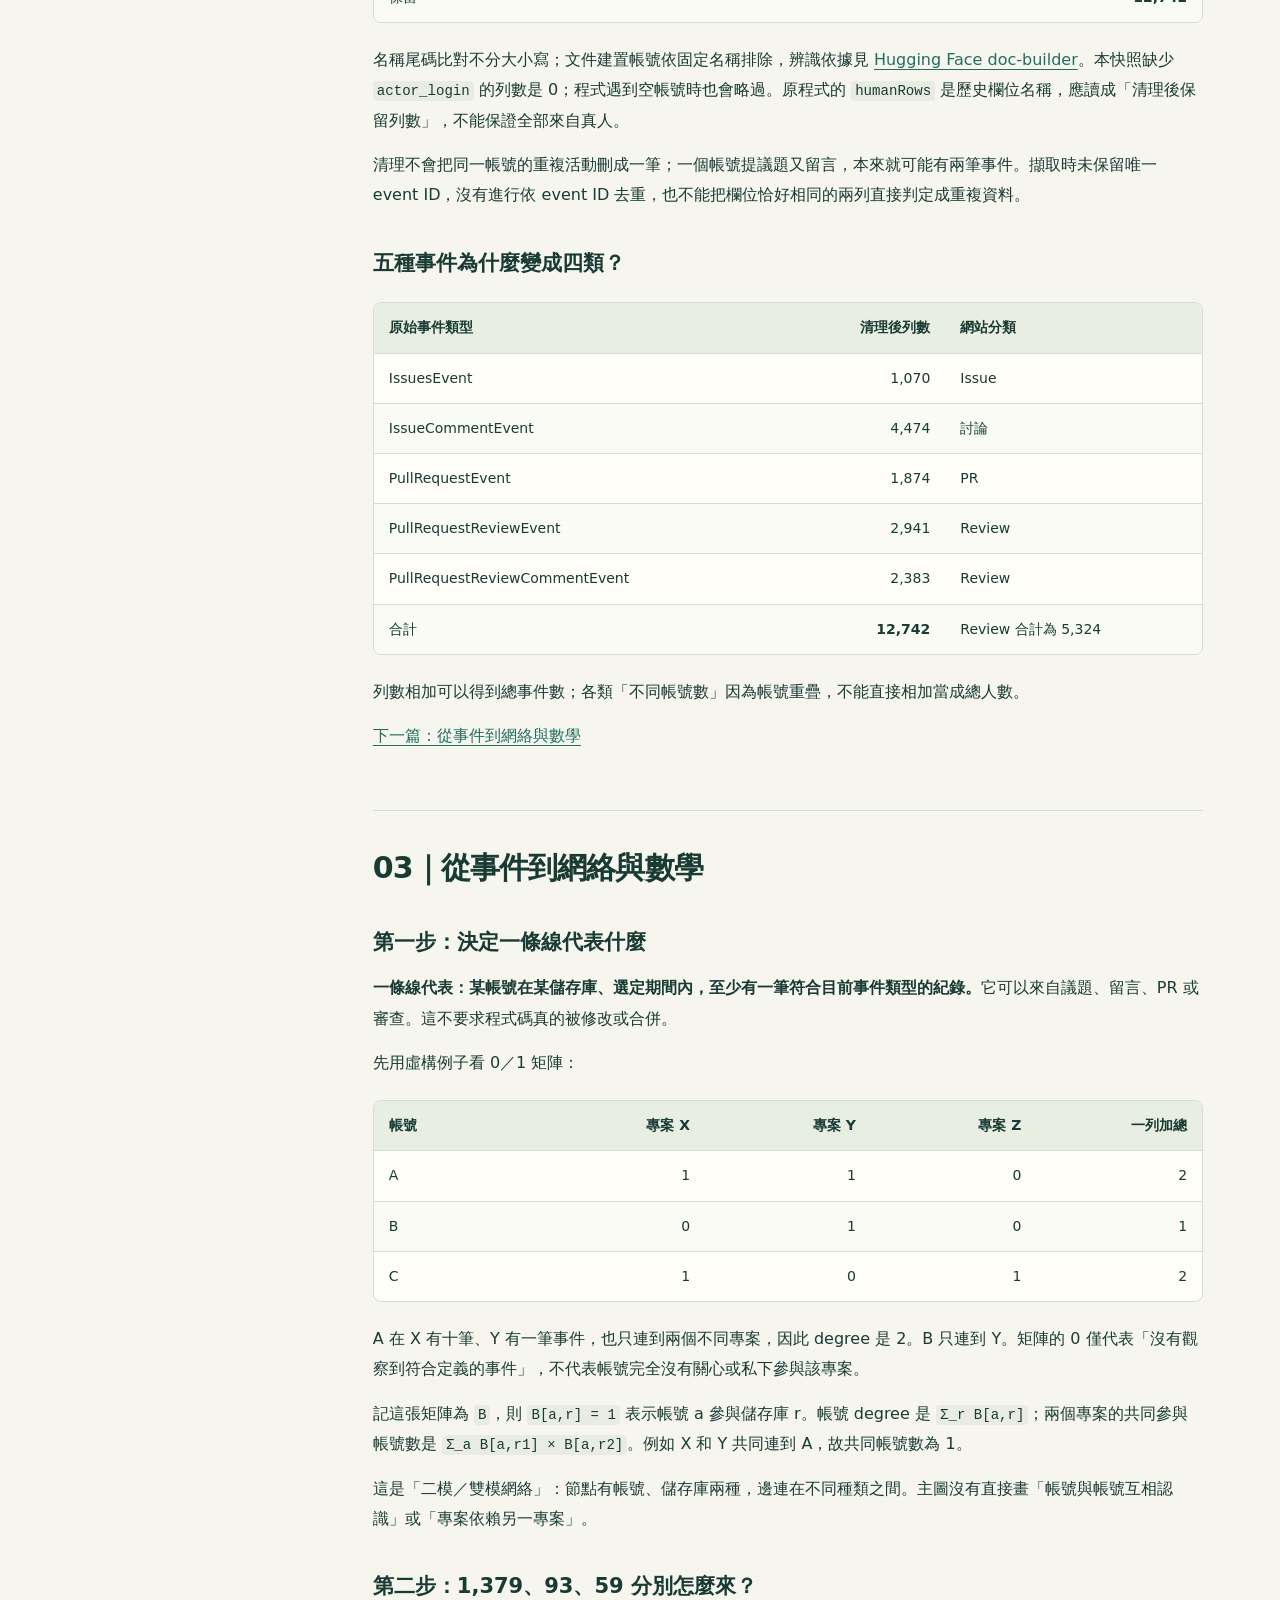
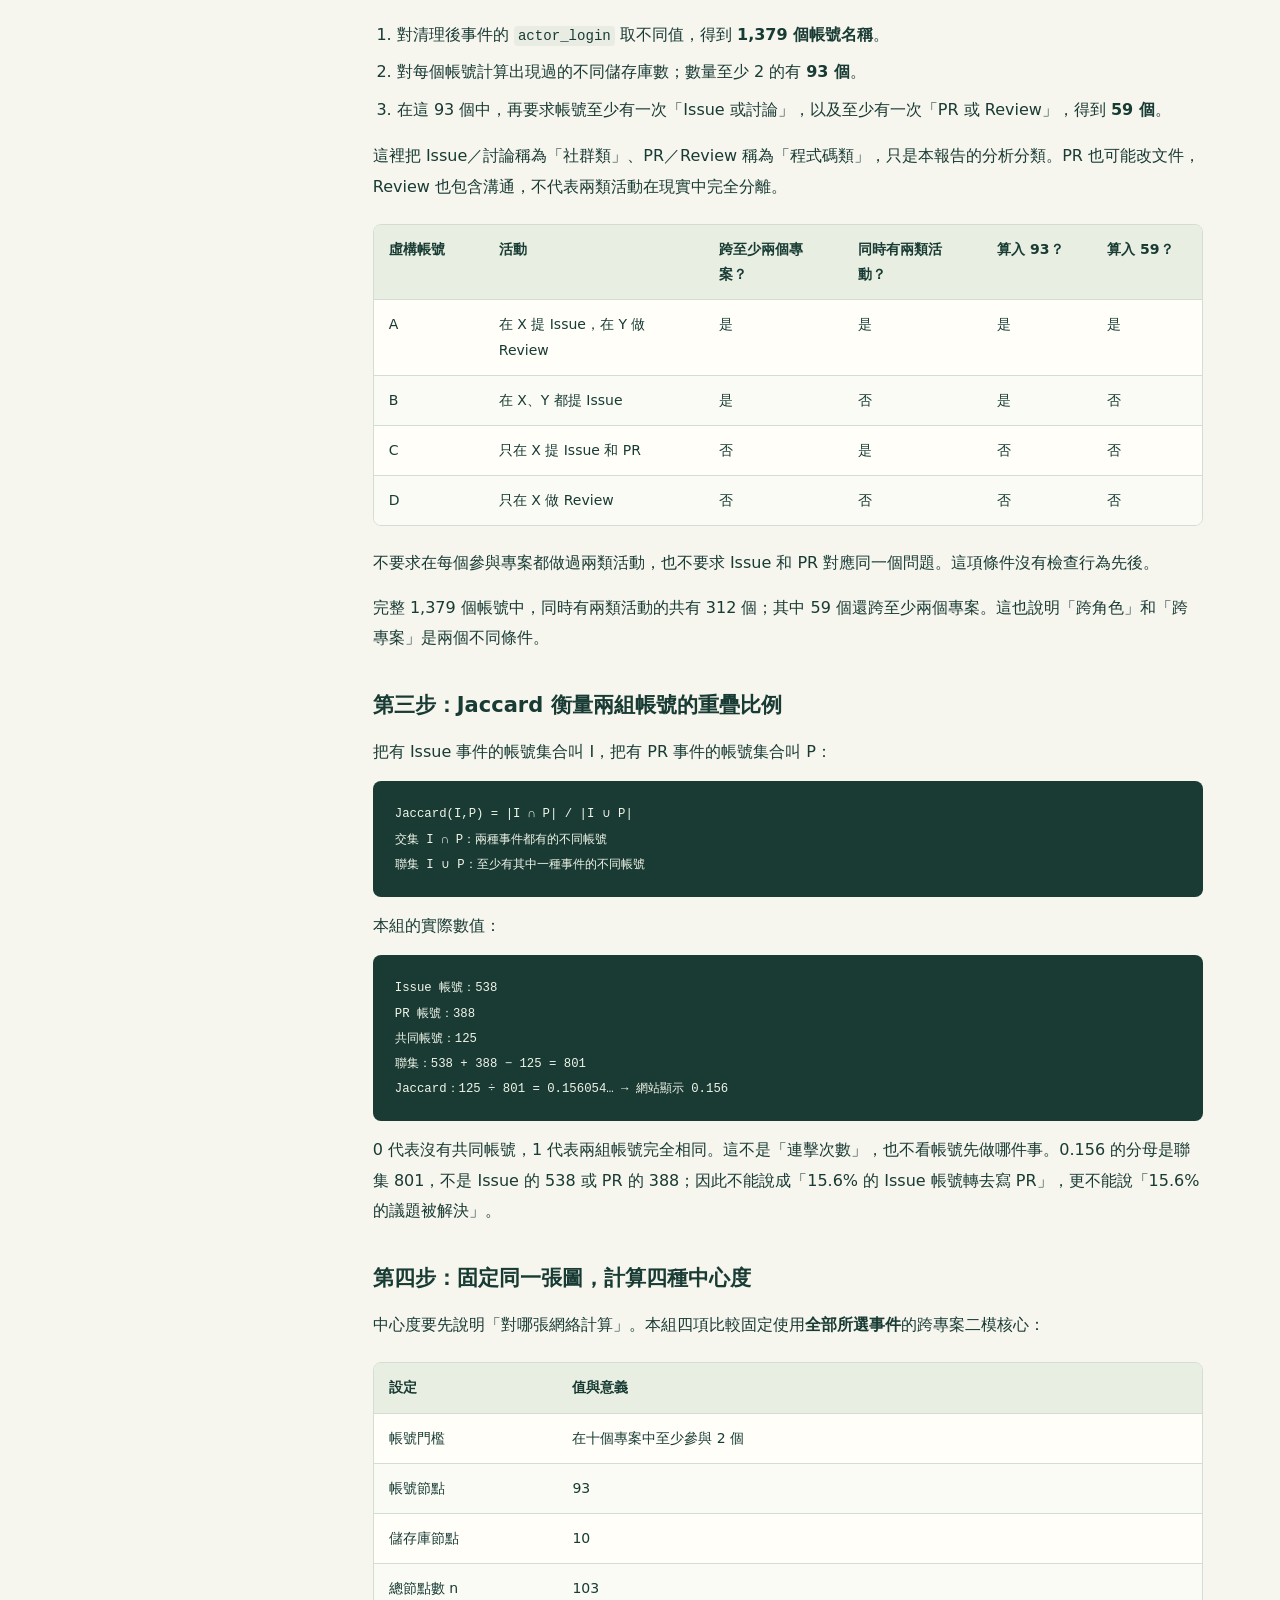
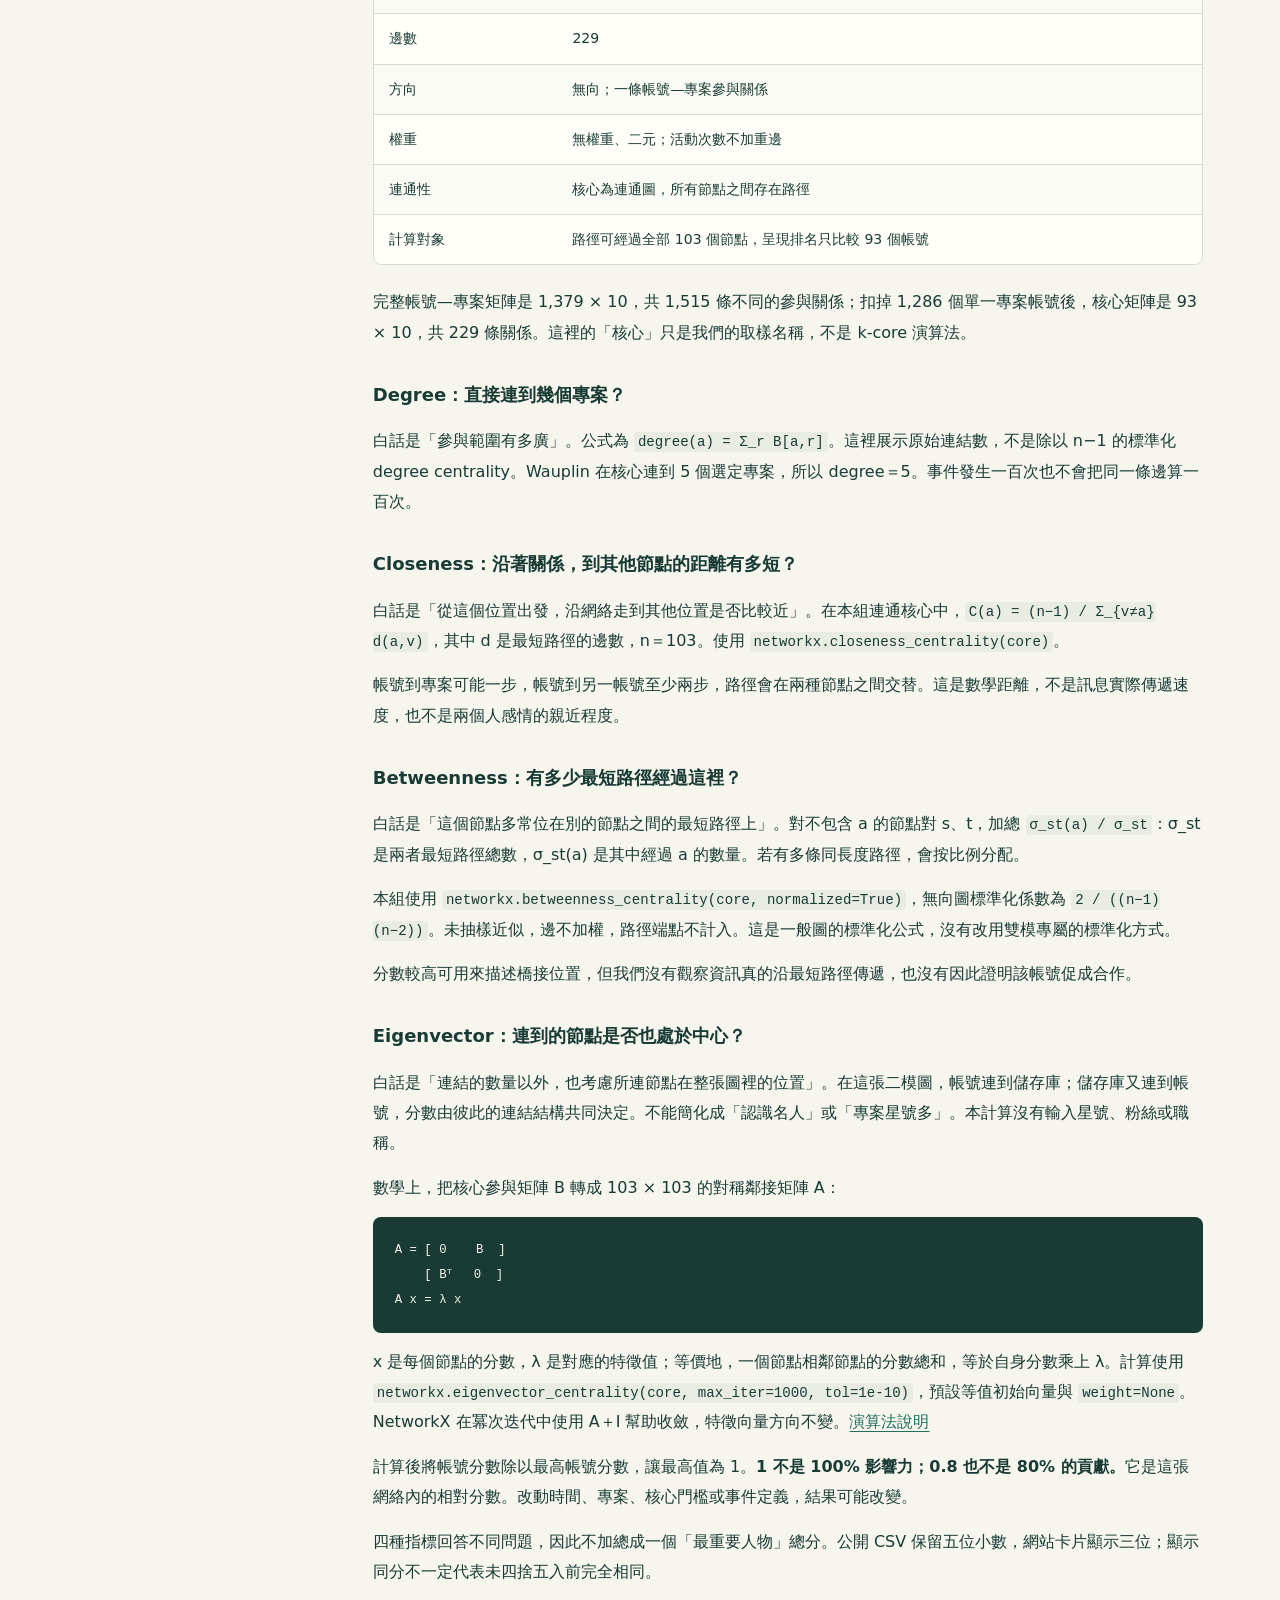
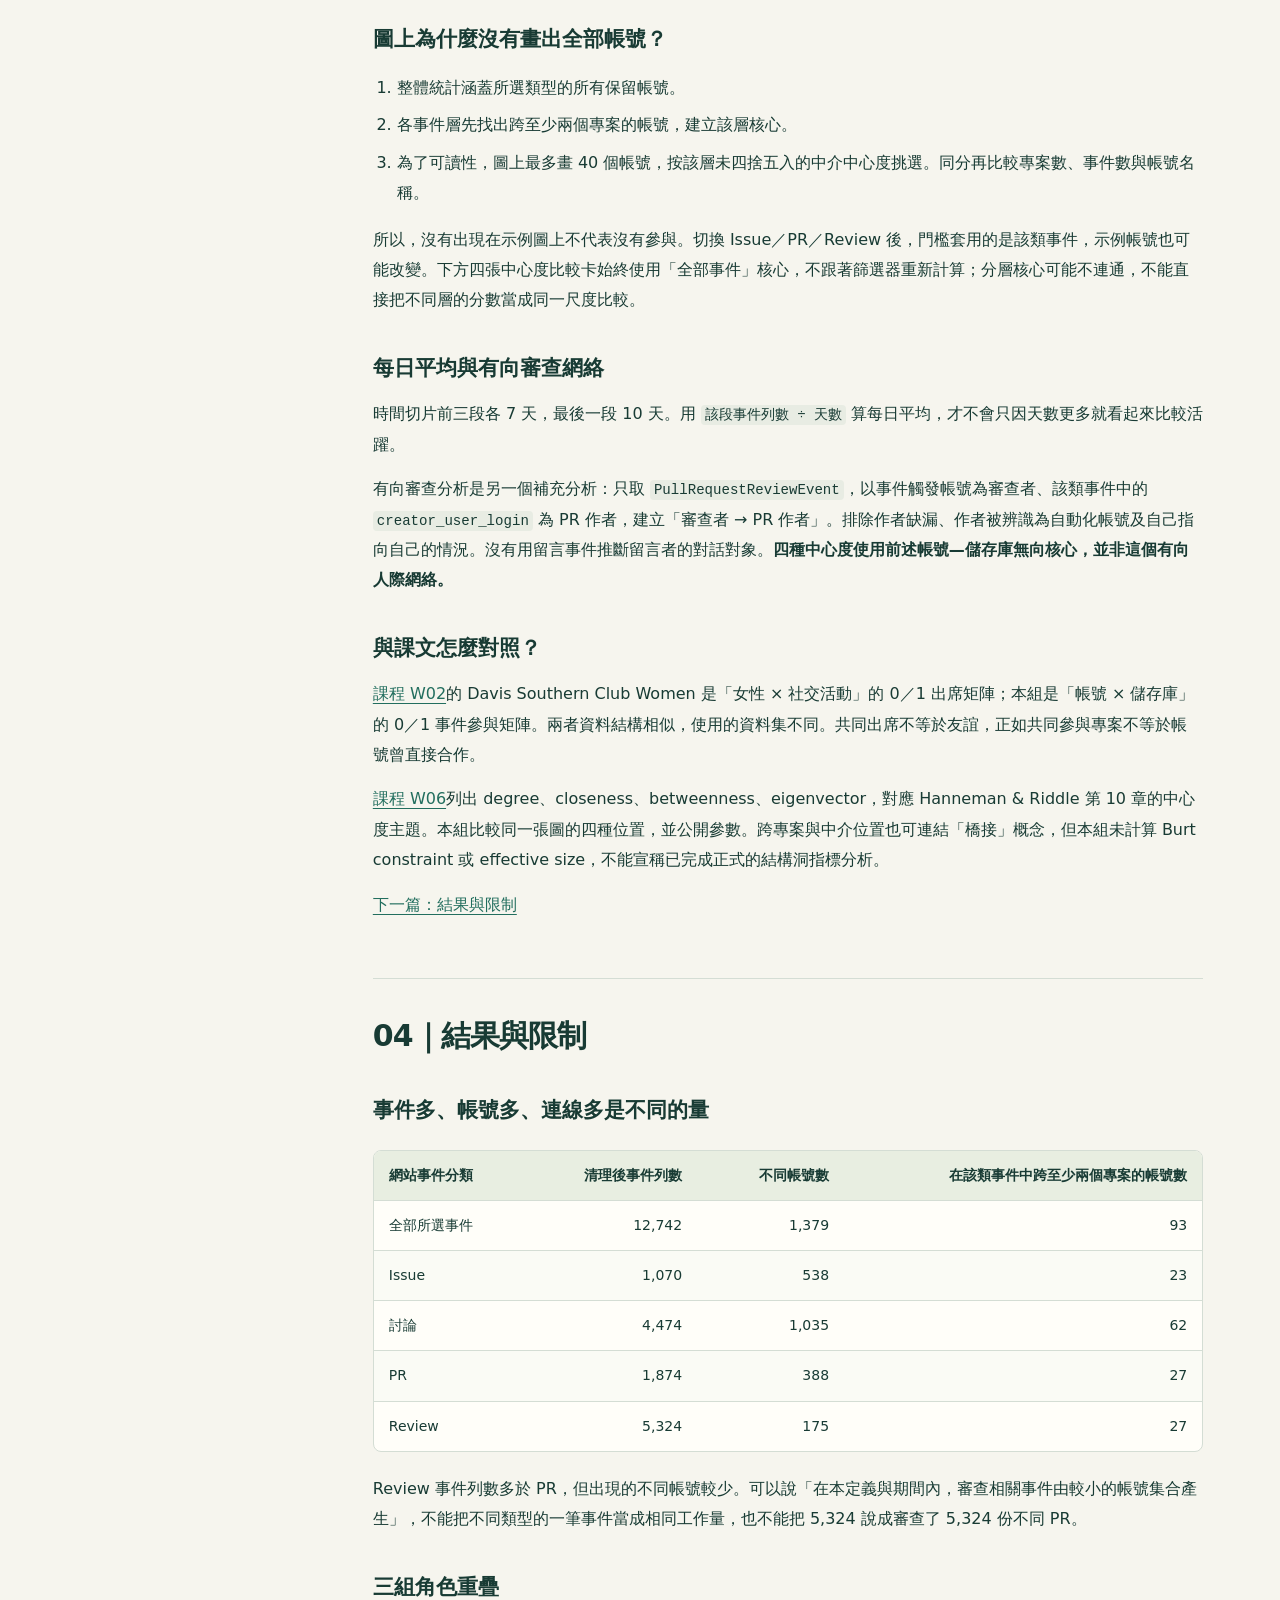
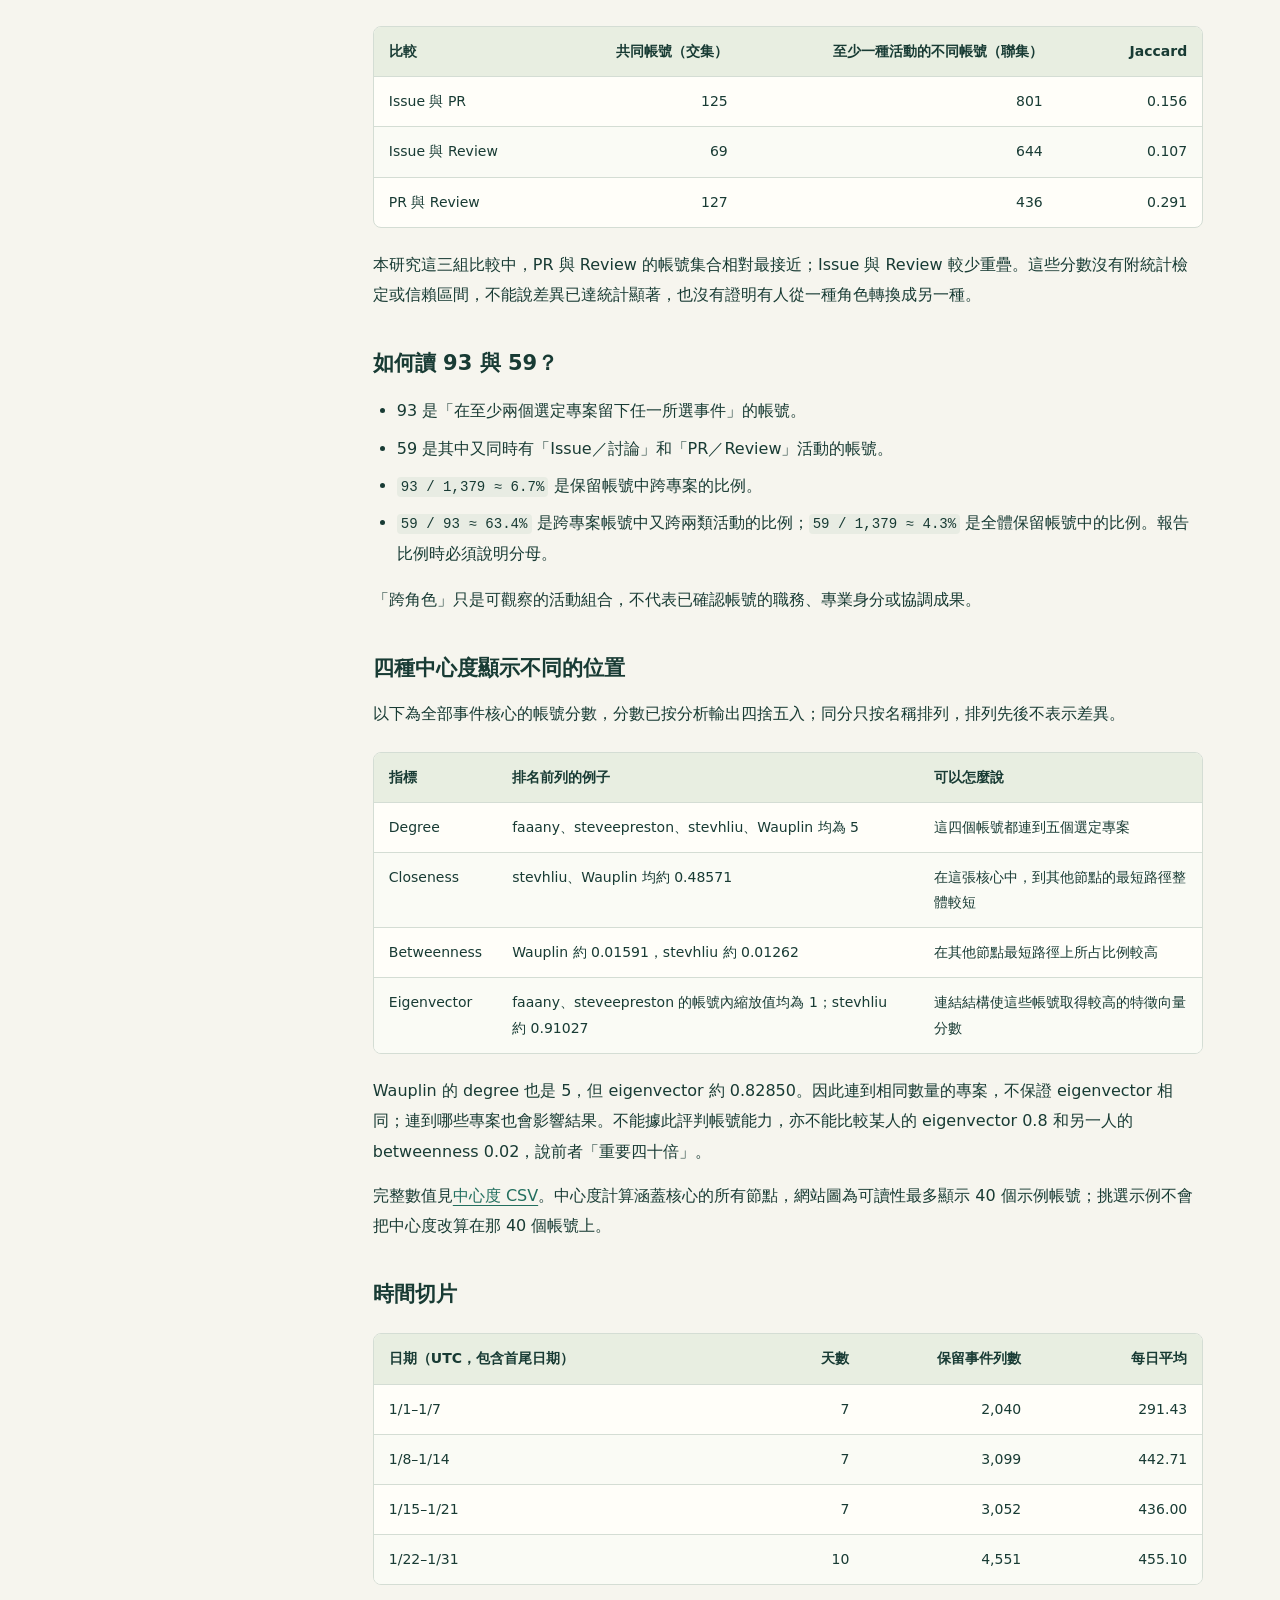
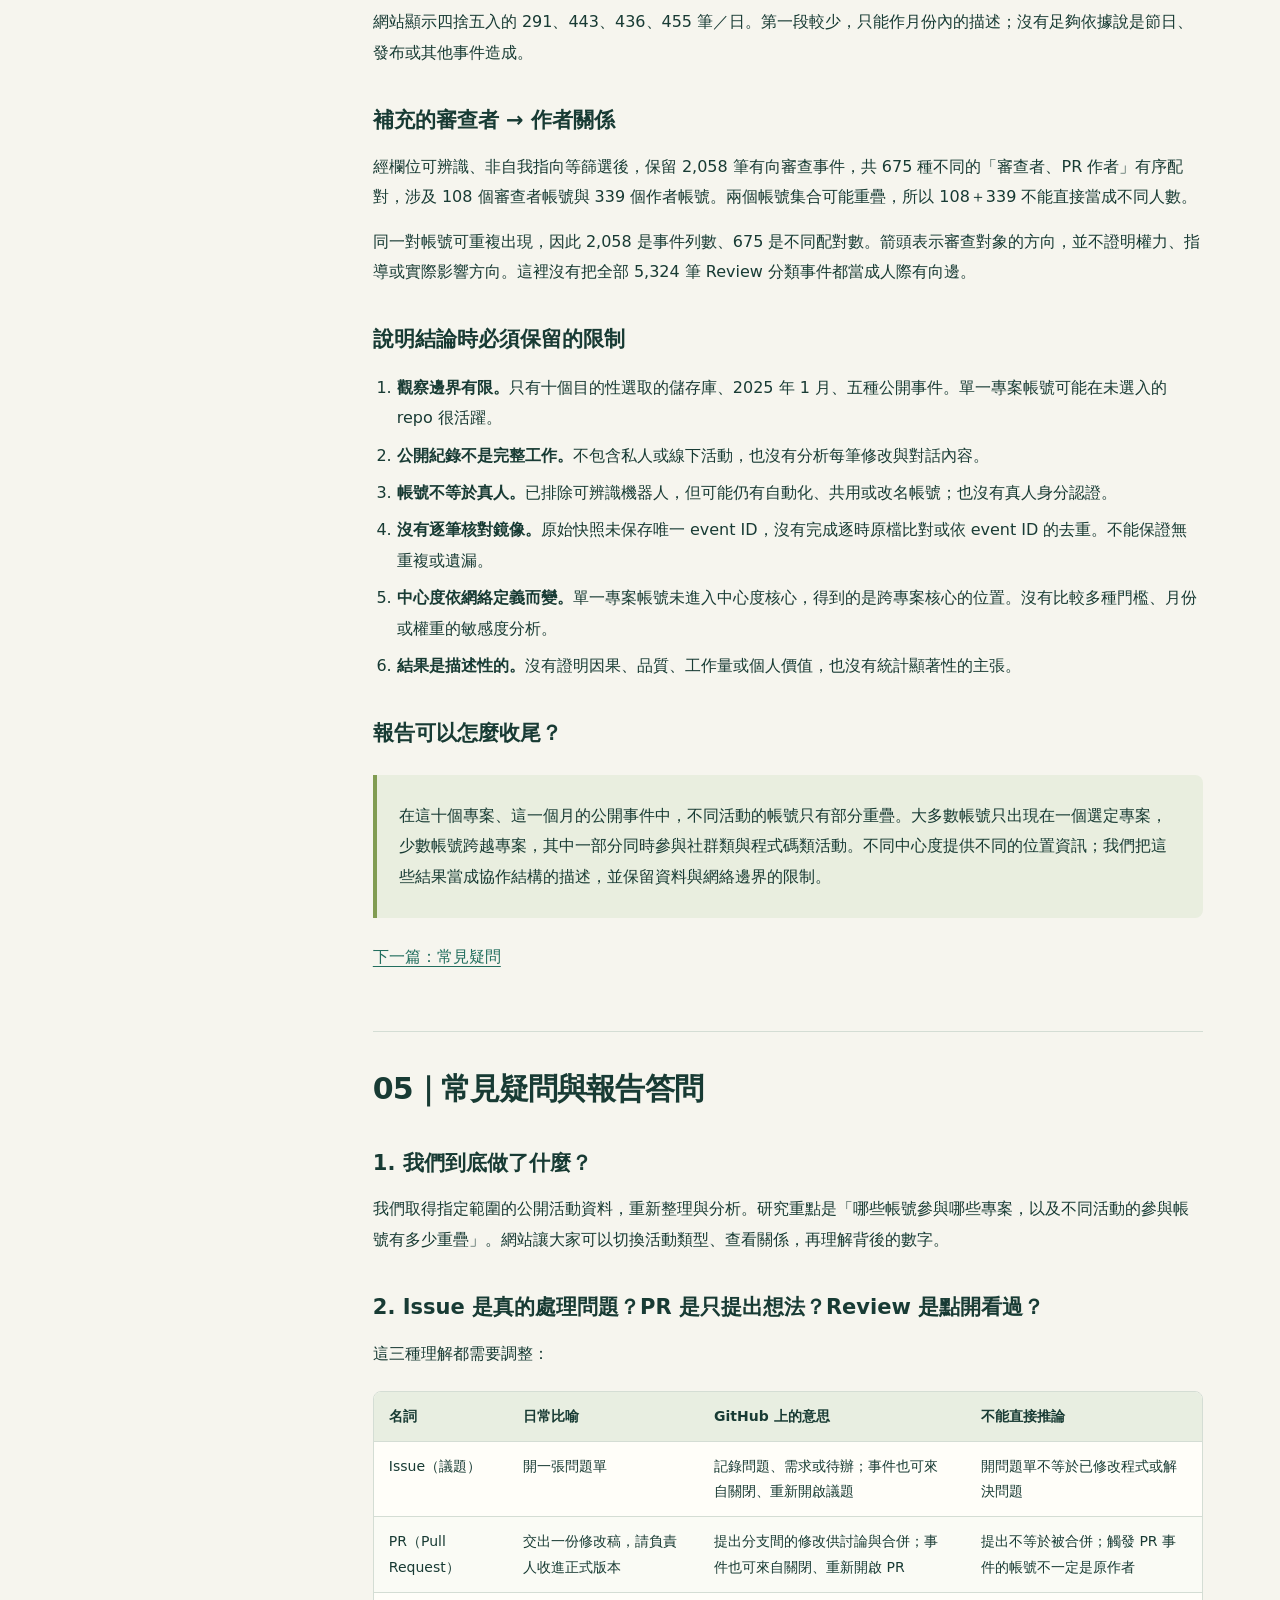
<file: docs/guide.html>
<!doctype html>
<html lang="zh-Hant">
<head>
  <meta charset="utf-8">
  <meta name="viewport" content="width=device-width, initial-scale=1">
  <meta name="description" content="從 Issue、PR、Review 到 Jaccard 與 eigenvector：第 J 組開源協作報告的完整白話導讀，附資料定義、算式、結果與重現步驟。">
  <meta name="theme-color" content="#12352f">
  <title>白話導讀｜開源協作地圖 · 第 J 組</title>
  <link rel="stylesheet" href="./guide.css">
</head>
<body>
  <a class="skip" href="#reading">跳至導讀內容</a>
  <header class="topbar"><a class="brand" href="./index.html">J<span>.</span> 開源協作地圖</a><nav aria-label="網站導覽"><a href="./index.html#network">互動報告 ↗</a><a href="https://github.com/xxoon0987/sna-j-gharchive">GitHub 專案 ↗</a></nav></header>
  <main>
    <div class="intro">
      <p class="eyebrow">GROUP J / READING GUIDE</p>
      <h1>先看懂，<br><em>再讀懂數字。</em></h1>
      <p class="lede">從「這份報告在做什麼」開始，一步一步理解公開活動如何變成網絡、指標與結論。</p>
      <p class="intro-note">研究：2025 年 1 月 · 10 個 Hugging Face 專案<br>整理：2026 年 10 月 · 固定資料，不即時追蹤</p>
      <div class="number-path" aria-label="帳號篩選條件">
        <div><strong>1,379</strong><span>研究資料裡的不同帳號</span></div><b aria-hidden="true">→</b>
        <div><strong>93</strong><span>其中，參與至少兩個專案</span></div><b aria-hidden="true">→</b>
        <div><strong>59</strong><span>其中，又同時參與兩類活動</span></div>
      </div>
      <p class="path-note">兩類活動＝Issue／討論，以及 PR／Review。93 包含在 1,379 裡；59 包含在 93 裡。</p>
    </div>
    <div class="reading-layout">
      <aside class="contents"><p class="eyebrow">閱讀路線</p><nav aria-label="章節目錄"><a href="#overview"><span>01</span>先看懂報告</a><a href="#data"><span>02</span>資料來源與內容</a><a href="#methods"><span>03</span>網絡與數學</a><a href="#results"><span>04</span>結果與限制</a><a href="#questions"><span>05</span>常見疑問</a><a href="#reproduce"><span>06</span>重現與發布</a></nav><p>第一次閱讀：從第 1 章開始。<br>準備答問：直接看第 5 章。<br>查計算參數：看第 3 章。</p><a class="download" href="./repro/centrality-scores.csv" download>下載完整中心度 CSV ↓</a></aside>
      <article id="reading"><section class="chapter" id="overview"><h2>01｜先看懂這個報告</h2>
<h3>我們到底在研究什麼？</h3>
<p>開源軟體的工作可能由不同帳號完成：有人發現問題、有人回答、有人的修改被送出審查。這份報告把公開活動紀錄整理成關係圖，觀察「哪些帳號參與哪些專案」，以及不同活動的參與帳號有多少重疊。</p>
<p>例如甲帳號只在專案 X 留言，乙帳號同時在 X 和 Y 有活動。兩者都有參與，但乙在這個觀察範圍內具有跨專案位置。這個位置值得研究，卻不能單靠它斷言乙比較厲害，或真的促成兩個團隊合作。</p>
<h3>三個研究問題</h3>
<div class="table-scroll" tabindex="0" role="region" aria-label="可橫向捲動的資料表"><table>
<thead>
<tr>
<th>問題</th>
<th>使用的資料或方法</th>
<th>可以回答的事情</th>
</tr>
</thead>
<tbody>
<tr>
<td>Issue、PR、Review 是不是同一批帳號？</td>
<td>比較帳號集合，計算 Jaccard</td>
<td>兩種活動的參與帳號重疊程度</td>
</tr>
<tr>
<td>哪些帳號跨越專案？</td>
<td>帳號連到的不同儲存庫數與四種中心度</td>
<td>帳號在界定網絡內的位置</td>
</tr>
<tr>
<td>換一種活動，網絡會怎麼變？</td>
<td>固定時間與十個專案，切換事件類型</td>
<td>關係定義改變後，帳號數與連線如何改變</td>
</tr>
</tbody>
</table></div>
<h3>先分清楚四個東西</h3>
<div class="table-scroll" tabindex="0" role="region" aria-label="可橫向捲動的資料表"><table>
<thead>
<tr>
<th>名詞</th>
<th>白話意思</th>
<th>本報告中的例子</th>
</tr>
</thead>
<tbody>
<tr>
<td>GitHub</td>
<td>存放程式、追蹤修改、協作開發的平台</td>
<td>專案可以有議題、PR 和審查紀錄</td>
</tr>
<tr>
<td>儲存庫（repository，簡稱 repo）</td>
<td>一個專案的程式碼、文件與版本歷史所在的地方</td>
<td><code>huggingface/transformers</code></td>
</tr>
<tr>
<td>事件（event）</td>
<td>平台記錄的一次特定動作</td>
<td>某帳號在某時關閉一張問題單</td>
</tr>
<tr>
<td>本組資料集</td>
<td>查詢與分析所用的事件紀錄集合</td>
<td>2025 年 1 月、十個 repo、五種事件</td>
</tr>
</tbody>
</table></div>
<p><strong>十個 Hugging Face 儲存庫是研究對象；本組查詢取得的事件紀錄才是分析資料集。</strong></p>
<h3>十個專案各在做什麼？</h3>
<p>這十個 repo 位於 Hugging Face 的組織帳號下。以下是用途的概括介紹，連結可查看各專案的官方說明；本研究沒有分析它們的模型效能。</p>
<div class="table-scroll" tabindex="0" role="region" aria-label="可橫向捲動的資料表"><table>
<thead>
<tr>
<th>儲存庫</th>
<th>可以怎麼理解它的用途</th>
</tr>
</thead>
<tbody>
<tr>
<td><a href="https://github.com/huggingface/transformers">Transformers</a></td>
<td>載入、訓練與使用機器學習模型的工具</td>
</tr>
<tr>
<td><a href="https://github.com/huggingface/datasets">Datasets</a></td>
<td>載入與處理資料集的程式庫；名稱叫 Datasets，但這個 GitHub repo 本身是工具專案</td>
</tr>
<tr>
<td><a href="https://github.com/huggingface/tokenizers">Tokenizers</a></td>
<td>將文字轉成模型使用的 token，並提供相關處理工具</td>
</tr>
<tr>
<td><a href="https://github.com/huggingface/accelerate">Accelerate</a></td>
<td>協助訓練程式在不同硬體或多個運算裝置上執行</td>
</tr>
<tr>
<td><a href="https://github.com/huggingface/diffusers">Diffusers</a></td>
<td>使用與訓練擴散生成模型的工具</td>
</tr>
<tr>
<td><a href="https://github.com/huggingface/peft">PEFT</a></td>
<td>用較少的可訓練參數微調模型的工具</td>
</tr>
<tr>
<td><a href="https://github.com/huggingface/trl">TRL</a></td>
<td>提供語言模型訓練、微調與強化學習相關方法</td>
</tr>
<tr>
<td><a href="https://github.com/huggingface/huggingface_hub">Hugging Face Hub</a></td>
<td>在程式中下載、上傳與管理 Hugging Face Hub 資源的客戶端程式庫</td>
</tr>
<tr>
<td><a href="https://github.com/huggingface/smolagents">Smolagents</a></td>
<td>建立能使用工具的 AI agent 的程式庫</td>
</tr>
<tr>
<td><a href="https://github.com/huggingface/text-generation-inference">Text Generation Inference</a></td>
<td>部署文字生成模型、提供推論服務的工具</td>
</tr>
</tbody>
</table></div>
<p>公開 repo 可以讓外部帳號提議修改，但不是任何人都能直接覆寫主專案。外部貢獻者常在自己的分支或 fork 準備修改，再送 PR；有權限的維護者決定是否合併。PR 也可能修改文件或設定，不限於程式碼。</p>
<h3>可以用這句話介紹報告</h3>
<blockquote>
<p>我們用 2025 年 1 月十個 Hugging Face 專案的公開 GitHub 事件，研究不同活動的帳號是否重疊，以及哪些帳號跨越專案。我們把事件轉成帳號與儲存庫的網絡，用 Jaccard 和四種中心度描述參與模式。</p>
</blockquote>
<h3>我們做了哪些分析工作？</h3>
<ol>
<li>設定研究範圍：十個儲存庫、一個月、五種事件。</li>
<li>從 ClickHouse 的 GH Archive 鏡像查詢需要的欄位。</li>
<li>排除可辨識的自動化帳號事件。</li>
<li>把事件整理成帳號集合與 0／1 參與矩陣。</li>
<li>計算重疊、跨專案參與、四種中心度與每日平均。</li>
<li>把結果做成能切換事件類型的網站，附上程式和解讀限制。</li>
</ol>
<p>這是「既有資料的再分析」。資料的收集來源與本組的分析貢獻應分別交代。</p>
<p><a href="#data">下一篇：資料來源、欄位與清理</a></p></section>
<section class="chapter" id="data"><h2>02｜資料來源、欄位與清理</h2>
<h3>資料從哪裡來？</h3>
<p><a href="https://www.gharchive.org/">GH Archive</a>封存 GitHub Events API 的公開活動紀錄，官方按小時提供壓縮的 JSON 事件檔。本組使用 ClickHouse 的公開 <code>github.github_events</code> 鏡像查詢需要的範圍，回傳格式是 <code>JSONEachRow</code>，儲存成 <code>.jsonl</code> 檔：每一行是一筆事件物件。</p>
<p><a href="https://github.com/ClickHouse/sql.clickhouse.com/blob/main/load_scripts/github_events/ingest.sh">ClickHouse 的公開匯入程式</a>顯示它從 GH Archive 的逐時檔取得資料並整理欄位。本組沒有自行下載全部逐時壓縮檔，也沒有逐筆比對鏡像與官方原檔，因此不能宣稱兩者完全一致或完整無遺漏。</p>
<p>採用鏡像本身不必然比較不精確；要確認完整性，需要檢查期間、篩選、欄位轉換、回傳限制與原始紀錄。下載更多不相關資料，也不會自動改善本研究的精確性。</p>
<h3>這份資料涵蓋什麼？</h3>
<div class="table-scroll" tabindex="0" role="region" aria-label="可橫向捲動的資料表"><table>
<thead>
<tr>
<th>條件</th>
<th>本組的設定</th>
</tr>
</thead>
<tbody>
<tr>
<td>開始時間</td>
<td>2025-01-01 00:00:00 UTC，包含這個時間</td>
</tr>
<tr>
<td>結束時間</td>
<td>2025-02-01 00:00:00 UTC，不包含這個時間</td>
</tr>
<tr>
<td>專案</td>
<td>前一篇列出的十個 Hugging Face 儲存庫，以固定 repo ID 查詢</td>
</tr>
<tr>
<td>事件</td>
<td>IssuesEvent、IssueCommentEvent、PullRequestEvent、PullRequestReviewEvent、PullRequestReviewCommentEvent</td>
</tr>
<tr>
<td>沒有納入</td>
<td>PushEvent、星號、fork 等其他事件；私人與線下活動</td>
</tr>
<tr>
<td>查詢方式</td>
<td>分成 1–7、8–14、15–21、22–31 日四段</td>
</tr>
</tbody>
</table></div>
<p>這是 UTC 的一月，與台灣時間零時起訖的一月不同。日期屬於 2025 年；報告網站整理於 2026 年。</p>
<h3>原始資料不是三個勾選欄位</h3>
<p>原始資料是一筆筆活動。以下為<strong>虛構教學例子</strong>，不是研究中的原始列：</p>
<div class="table-scroll" tabindex="0" role="region" aria-label="可橫向捲動的資料表"><table>
<thead>
<tr>
<th>時間</th>
<th>觸發事件的帳號</th>
<th>儲存庫</th>
<th>事件類型</th>
<th>動作</th>
</tr>
</thead>
<tbody>
<tr>
<td>1 月 3 日</td>
<td>A</td>
<td>專案 X</td>
<td>IssuesEvent</td>
<td>opened</td>
</tr>
<tr>
<td>1 月 5 日</td>
<td>A</td>
<td>專案 X</td>
<td>PullRequestEvent</td>
<td>opened</td>
</tr>
<tr>
<td>1 月 8 日</td>
<td>B</td>
<td>專案 Y</td>
<td>PullRequestReviewEvent</td>
<td>created</td>
</tr>
<tr>
<td>1 月 9 日</td>
<td>A</td>
<td>專案 Y</td>
<td>IssueCommentEvent</td>
<td>created</td>
</tr>
</tbody>
</table></div>
<p>同一個帳號可能出現很多次。分析時，才把它轉成「這個帳號是否有 Issue 活動」「是否參與某個專案」等 0／1 欄位。1 表示至少有一筆符合條件紀錄；0 表示這份選定資料中沒有這種紀錄。</p>
<h3>我們實際擷取的 9 個欄位</h3>
<div class="table-scroll" tabindex="0" role="region" aria-label="可橫向捲動的資料表"><table>
<thead>
<tr>
<th>欄位</th>
<th>白話解釋</th>
<th>使用時要注意</th>
</tr>
</thead>
<tbody>
<tr>
<td><code>repo_id</code></td>
<td>儲存庫識別碼</td>
<td>用它指定研究範圍</td>
</tr>
<tr>
<td><code>repo_name</code></td>
<td>儲存庫名稱，包含擁有者</td>
<td>分析程式檢查名稱是否在選定清單</td>
</tr>
<tr>
<td><code>event_type</code></td>
<td>事件類型</td>
<td>決定分到 Issue、討論、PR 或 Review</td>
</tr>
<tr>
<td><code>actor_login</code></td>
<td>觸發這筆事件的帳號名稱</td>
<td>不一定是 Issue 或 PR 的原作者</td>
</tr>
<tr>
<td><code>creator_user_login</code></td>
<td>鏡像從 payload 整理出的建立者名稱</td>
<td>意義依事件而變；留言事件通常是留言作者，不能一律當成原議題作者</td>
</tr>
<tr>
<td><code>action</code></td>
<td>opened、closed、created 等動作</td>
<td>本研究依事件類型納入，沒有再只篩選 opened</td>
</tr>
<tr>
<td><code>review_state</code></td>
<td>審查狀態欄位</td>
<td>主網絡未用狀態區分核准或要求修改</td>
</tr>
<tr>
<td><code>event_time_utc</code></td>
<td>事件發生的 UTC 時間</td>
<td>用於期間與時間切片</td>
</tr>
<tr>
<td><code>number</code></td>
<td>儲存庫內的議題或 PR 編號</td>
<td>必須搭配 repo 才有意義；不是跨 GitHub 的唯一事件編號</td>
</tr>
</tbody>
</table></div>
<p>資料沒有擷取留言正文、完整修改內容、GitHub event ID、actor ID 或是否合併等欄位。因此無法用這份擷取資料直接判斷每筆 PR 最後是否成功、內容品質、真人身分或完整事件去重。帳號名稱改變也沒有另外做身分合併。</p>
<h3>Issue、PR、Review 到底是什麼？</h3>
<div class="table-scroll" tabindex="0" role="region" aria-label="可橫向捲動的資料表"><table>
<thead>
<tr>
<th>類別</th>
<th>白話情境</th>
<th>本組計入的活動</th>
<th>不能直接當成什麼</th>
</tr>
</thead>
<tbody>
<tr>
<td>Issue（議題）</td>
<td>「這裡有錯誤」「希望增加功能」等問題單</td>
<td>IssuesEvent；本快照有開啟、關閉、重新開啟</td>
<td>已解決問題、已修改程式碼</td>
</tr>
<tr>
<td>討論</td>
<td>在 issue 或 PR 下留言</td>
<td>IssueCommentEvent</td>
<td>全部都是 issue 留言，或留言一定回給原作者</td>
</tr>
<tr>
<td>PR（Pull Request）</td>
<td>已準備一份修改，請專案考慮合併</td>
<td>PullRequestEvent；本快照有開啟、關閉、重新開啟</td>
<td>只有口頭建議、已成功合併，或每位事件觸發者都是 PR 作者</td>
</tr>
<tr>
<td>Review（審查）</td>
<td>對 PR 提交審查或留下程式碼審查留言</td>
<td>PullRequestReviewEvent 加 PullRequestReviewCommentEvent</td>
<td>只點開瀏覽、一次事件就等於一份完整審查</td>
</tr>
</tbody>
</table></div>
<p>PR 可以包含文件、設定與程式碼等修改。GitHub 的帳號角色不是固定職業：同一帳號可以同時出現在多個類別。<a href="https://docs.github.com/en/rest/using-the-rest-api/github-event-types">GitHub 官方事件定義</a>可用來核對事件觸發者與 payload。</p>
<h3>資料清理做了什麼？</h3>
<div class="table-scroll" tabindex="0" role="region" aria-label="可橫向捲動的資料表"><table>
<thead>
<tr>
<th>步驟</th>
<th style="text-align: right;">事件列數</th>
</tr>
</thead>
<tbody>
<tr>
<td>原查詢回傳</td>
<td style="text-align: right;">13,555</td>
</tr>
<tr>
<td>排除名稱以 <code>[bot]</code> 結尾</td>
<td style="text-align: right;">−405</td>
</tr>
<tr>
<td>排除文件建置帳號 <code>HuggingFaceDocBuilderDev</code></td>
<td style="text-align: right;">−408</td>
</tr>
<tr>
<td>保留</td>
<td style="text-align: right;"><strong>12,742</strong></td>
</tr>
</tbody>
</table></div>
<p>名稱尾碼比對不分大小寫；文件建置帳號依固定名稱排除，辨識依據見 <a href="https://github.com/huggingface/doc-builder">Hugging Face doc-builder</a>。本快照缺少 <code>actor_login</code> 的列數是 0；程式遇到空帳號時也會略過。原程式的 <code>humanRows</code> 是歷史欄位名稱，應讀成「清理後保留列數」，不能保證全部來自真人。</p>
<p>清理不會把同一帳號的重複活動刪成一筆；一個帳號提議題又留言，本來就可能有兩筆事件。擷取時未保留唯一 event ID，沒有進行依 event ID 去重，也不能把欄位恰好相同的兩列直接判定成重複資料。</p>
<h3>五種事件為什麼變成四類？</h3>
<div class="table-scroll" tabindex="0" role="region" aria-label="可橫向捲動的資料表"><table>
<thead>
<tr>
<th>原始事件類型</th>
<th style="text-align: right;">清理後列數</th>
<th>網站分類</th>
</tr>
</thead>
<tbody>
<tr>
<td>IssuesEvent</td>
<td style="text-align: right;">1,070</td>
<td>Issue</td>
</tr>
<tr>
<td>IssueCommentEvent</td>
<td style="text-align: right;">4,474</td>
<td>討論</td>
</tr>
<tr>
<td>PullRequestEvent</td>
<td style="text-align: right;">1,874</td>
<td>PR</td>
</tr>
<tr>
<td>PullRequestReviewEvent</td>
<td style="text-align: right;">2,941</td>
<td>Review</td>
</tr>
<tr>
<td>PullRequestReviewCommentEvent</td>
<td style="text-align: right;">2,383</td>
<td>Review</td>
</tr>
<tr>
<td>合計</td>
<td style="text-align: right;"><strong>12,742</strong></td>
<td>Review 合計為 5,324</td>
</tr>
</tbody>
</table></div>
<p>列數相加可以得到總事件數；各類「不同帳號數」因為帳號重疊，不能直接相加當成總人數。</p>
<p><a href="#methods">下一篇：從事件到網絡與數學</a></p></section>
<section class="chapter" id="methods"><h2>03｜從事件到網絡與數學</h2>
<h3>第一步：決定一條線代表什麼</h3>
<p><strong>一條線代表：某帳號在某儲存庫、選定期間內，至少有一筆符合目前事件類型的紀錄。</strong>它可以來自議題、留言、PR 或審查。這不要求程式碼真的被修改或合併。</p>
<p>先用虛構例子看 0／1 矩陣：</p>
<div class="table-scroll" tabindex="0" role="region" aria-label="可橫向捲動的資料表"><table>
<thead>
<tr>
<th>帳號</th>
<th style="text-align: right;">專案 X</th>
<th style="text-align: right;">專案 Y</th>
<th style="text-align: right;">專案 Z</th>
<th style="text-align: right;">一列加總</th>
</tr>
</thead>
<tbody>
<tr>
<td>A</td>
<td style="text-align: right;">1</td>
<td style="text-align: right;">1</td>
<td style="text-align: right;">0</td>
<td style="text-align: right;">2</td>
</tr>
<tr>
<td>B</td>
<td style="text-align: right;">0</td>
<td style="text-align: right;">1</td>
<td style="text-align: right;">0</td>
<td style="text-align: right;">1</td>
</tr>
<tr>
<td>C</td>
<td style="text-align: right;">1</td>
<td style="text-align: right;">0</td>
<td style="text-align: right;">1</td>
<td style="text-align: right;">2</td>
</tr>
</tbody>
</table></div>
<p>A 在 X 有十筆、Y 有一筆事件，也只連到兩個不同專案，因此 degree 是 2。B 只連到 Y。矩陣的 0 僅代表「沒有觀察到符合定義的事件」，不代表帳號完全沒有關心或私下參與該專案。</p>
<p>記這張矩陣為 <code>B</code>，則 <code>B[a,r] = 1</code> 表示帳號 a 參與儲存庫 r。帳號 degree 是 <code>Σ_r B[a,r]</code>；兩個專案的共同參與帳號數是 <code>Σ_a B[a,r1] × B[a,r2]</code>。例如 X 和 Y 共同連到 A，故共同帳號數為 1。</p>
<p>這是「二模／雙模網絡」：節點有帳號、儲存庫兩種，邊連在不同種類之間。主圖沒有直接畫「帳號與帳號互相認識」或「專案依賴另一專案」。</p>
<h3>第二步：1,379、93、59 分別怎麼來？</h3>
<ol>
<li>對清理後事件的 <code>actor_login</code> 取不同值，得到 <strong>1,379 個帳號名稱</strong>。</li>
<li>對每個帳號計算出現過的不同儲存庫數；數量至少 2 的有 <strong>93 個</strong>。</li>
<li>在這 93 個中，再要求帳號至少有一次「Issue 或討論」，以及至少有一次「PR 或 Review」，得到 <strong>59 個</strong>。</li>
</ol>
<p>這裡把 Issue／討論稱為「社群類」、PR／Review 稱為「程式碼類」，只是本報告的分析分類。PR 也可能改文件，Review 也包含溝通，不代表兩類活動在現實中完全分離。</p>
<div class="table-scroll" tabindex="0" role="region" aria-label="可橫向捲動的資料表"><table>
<thead>
<tr>
<th>虛構帳號</th>
<th>活動</th>
<th>跨至少兩個專案？</th>
<th>同時有兩類活動？</th>
<th>算入 93？</th>
<th>算入 59？</th>
</tr>
</thead>
<tbody>
<tr>
<td>A</td>
<td>在 X 提 Issue，在 Y 做 Review</td>
<td>是</td>
<td>是</td>
<td>是</td>
<td>是</td>
</tr>
<tr>
<td>B</td>
<td>在 X、Y 都提 Issue</td>
<td>是</td>
<td>否</td>
<td>是</td>
<td>否</td>
</tr>
<tr>
<td>C</td>
<td>只在 X 提 Issue 和 PR</td>
<td>否</td>
<td>是</td>
<td>否</td>
<td>否</td>
</tr>
<tr>
<td>D</td>
<td>只在 X 做 Review</td>
<td>否</td>
<td>否</td>
<td>否</td>
<td>否</td>
</tr>
</tbody>
</table></div>
<p>不要求在每個參與專案都做過兩類活動，也不要求 Issue 和 PR 對應同一個問題。這項條件沒有檢查行為先後。</p>
<p>完整 1,379 個帳號中，同時有兩類活動的共有 312 個；其中 59 個還跨至少兩個專案。這也說明「跨角色」和「跨專案」是兩個不同條件。</p>
<h3>第三步：Jaccard 衡量兩組帳號的重疊比例</h3>
<p>把有 Issue 事件的帳號集合叫 I，把有 PR 事件的帳號集合叫 P：</p>
<pre><code class="language-text">Jaccard(I,P) = |I ∩ P| / |I ∪ P|
交集 I ∩ P：兩種事件都有的不同帳號
聯集 I ∪ P：至少有其中一種事件的不同帳號
</code></pre>
<p>本組的實際數值：</p>
<pre><code class="language-text">Issue 帳號：538
PR 帳號：388
共同帳號：125
聯集：538 + 388 − 125 = 801
Jaccard：125 ÷ 801 = 0.156054… → 網站顯示 0.156
</code></pre>
<p>0 代表沒有共同帳號，1 代表兩組帳號完全相同。這不是「連擊次數」，也不看帳號先做哪件事。0.156 的分母是聯集 801，不是 Issue 的 538 或 PR 的 388；因此不能說成「15.6% 的 Issue 帳號轉去寫 PR」，更不能說「15.6% 的議題被解決」。</p>
<h3>第四步：固定同一張圖，計算四種中心度</h3>
<p>中心度要先說明「對哪張網絡計算」。本組四項比較固定使用<strong>全部所選事件</strong>的跨專案二模核心：</p>
<div class="table-scroll" tabindex="0" role="region" aria-label="可橫向捲動的資料表"><table>
<thead>
<tr>
<th>設定</th>
<th>值與意義</th>
</tr>
</thead>
<tbody>
<tr>
<td>帳號門檻</td>
<td>在十個專案中至少參與 2 個</td>
</tr>
<tr>
<td>帳號節點</td>
<td>93</td>
</tr>
<tr>
<td>儲存庫節點</td>
<td>10</td>
</tr>
<tr>
<td>總節點數 n</td>
<td>103</td>
</tr>
<tr>
<td>邊數</td>
<td>229</td>
</tr>
<tr>
<td>方向</td>
<td>無向；一條帳號—專案參與關係</td>
</tr>
<tr>
<td>權重</td>
<td>無權重、二元；活動次數不加重邊</td>
</tr>
<tr>
<td>連通性</td>
<td>核心為連通圖，所有節點之間存在路徑</td>
</tr>
<tr>
<td>計算對象</td>
<td>路徑可經過全部 103 個節點，呈現排名只比較 93 個帳號</td>
</tr>
</tbody>
</table></div>
<p>完整帳號—專案矩陣是 1,379 × 10，共 1,515 條不同的參與關係；扣掉 1,286 個單一專案帳號後，核心矩陣是 93 × 10，共 229 條關係。這裡的「核心」只是我們的取樣名稱，不是 k-core 演算法。</p>
<h4>Degree：直接連到幾個專案？</h4>
<p>白話是「參與範圍有多廣」。公式為 <code>degree(a) = Σ_r B[a,r]</code>。這裡展示原始連結數，不是除以 n−1 的標準化 degree centrality。Wauplin 在核心連到 5 個選定專案，所以 degree＝5。事件發生一百次也不會把同一條邊算一百次。</p>
<h4>Closeness：沿著關係，到其他節點的距離有多短？</h4>
<p>白話是「從這個位置出發，沿網絡走到其他位置是否比較近」。在本組連通核心中，<code>C(a) = (n−1) / Σ_{v≠a} d(a,v)</code>，其中 d 是最短路徑的邊數，n＝103。使用 <code>networkx.closeness_centrality(core)</code>。</p>
<p>帳號到專案可能一步，帳號到另一帳號至少兩步，路徑會在兩種節點之間交替。這是數學距離，不是訊息實際傳遞速度，也不是兩個人感情的親近程度。</p>
<h4>Betweenness：有多少最短路徑經過這裡？</h4>
<p>白話是「這個節點多常位在別的節點之間的最短路徑上」。對不包含 a 的節點對 s、t，加總 <code>σ_st(a) / σ_st</code>：σ_st 是兩者最短路徑總數，σ_st(a) 是其中經過 a 的數量。若有多條同長度路徑，會按比例分配。</p>
<p>本組使用 <code>networkx.betweenness_centrality(core, normalized=True)</code>，無向圖標準化係數為 <code>2 / ((n−1)(n−2))</code>。未抽樣近似，邊不加權，路徑端點不計入。這是一般圖的標準化公式，沒有改用雙模專屬的標準化方式。</p>
<p>分數較高可用來描述橋接位置，但我們沒有觀察資訊真的沿最短路徑傳遞，也沒有因此證明該帳號促成合作。</p>
<h4>Eigenvector：連到的節點是否也處於中心？</h4>
<p>白話是「連結的數量以外，也考慮所連節點在整張圖裡的位置」。在這張二模圖，帳號連到儲存庫；儲存庫又連到帳號，分數由彼此的連結結構共同決定。不能簡化成「認識名人」或「專案星號多」。本計算沒有輸入星號、粉絲或職稱。</p>
<p>數學上，把核心參與矩陣 B 轉成 103 × 103 的對稱鄰接矩陣 A：</p>
<pre><code class="language-text">A = [ 0    B  ]
    [ Bᵀ   0  ]
A x = λ x
</code></pre>
<p>x 是每個節點的分數，λ 是對應的特徵值；等價地，一個節點相鄰節點的分數總和，等於自身分數乘上 λ。計算使用 <code>networkx.eigenvector_centrality(core, max_iter=1000, tol=1e-10)</code>，預設等值初始向量與 <code>weight=None</code>。NetworkX 在冪次迭代中使用 A＋I 幫助收斂，特徵向量方向不變。<a href="https://networkx.org/documentation/networkx-3.2/reference/algorithms/generated/networkx.algorithms.centrality.eigenvector_centrality.html">演算法說明</a></p>
<p>計算後將帳號分數除以最高帳號分數，讓最高值為 1。<strong>1 不是 100% 影響力；0.8 也不是 80% 的貢獻。</strong>它是這張網絡內的相對分數。改動時間、專案、核心門檻或事件定義，結果可能改變。</p>
<p>四種指標回答不同問題，因此不加總成一個「最重要人物」總分。公開 CSV 保留五位小數，網站卡片顯示三位；顯示同分不一定代表未四捨五入前完全相同。</p>
<h3>圖上為什麼沒有畫出全部帳號？</h3>
<ol>
<li>整體統計涵蓋所選類型的所有保留帳號。</li>
<li>各事件層先找出跨至少兩個專案的帳號，建立該層核心。</li>
<li>為了可讀性，圖上最多畫 40 個帳號，按該層未四捨五入的中介中心度挑選。同分再比較專案數、事件數與帳號名稱。</li>
</ol>
<p>所以，沒有出現在示例圖上不代表沒有參與。切換 Issue／PR／Review 後，門檻套用的是該類事件，示例帳號也可能改變。下方四張中心度比較卡始終使用「全部事件」核心，不跟著篩選器重新計算；分層核心可能不連通，不能直接把不同層的分數當成同一尺度比較。</p>
<h3>每日平均與有向審查網絡</h3>
<p>時間切片前三段各 7 天，最後一段 10 天。用 <code>該段事件列數 ÷ 天數</code> 算每日平均，才不會只因天數更多就看起來比較活躍。</p>
<p>有向審查分析是另一個補充分析：只取 <code>PullRequestReviewEvent</code>，以事件觸發帳號為審查者、該類事件中的 <code>creator_user_login</code> 為 PR 作者，建立「審查者 → PR 作者」。排除作者缺漏、作者被辨識為自動化帳號及自己指向自己的情況。沒有用留言事件推斷留言者的對話對象。<strong>四種中心度使用前述帳號—儲存庫無向核心，並非這個有向人際網絡。</strong></p>
<h3>與課文怎麼對照？</h3>
<p><a href="https://sna-studio-course-tw.cs-lee.chatgpt.site/week/2">課程 W02</a>的 Davis Southern Club Women 是「女性 × 社交活動」的 0／1 出席矩陣；本組是「帳號 × 儲存庫」的 0／1 事件參與矩陣。兩者資料結構相似，使用的資料集不同。共同出席不等於友誼，正如共同參與專案不等於帳號曾直接合作。</p>
<p><a href="https://sna-studio-course-tw.cs-lee.chatgpt.site/week/6">課程 W06</a>列出 degree、closeness、betweenness、eigenvector，對應 Hanneman &amp; Riddle 第 10 章的中心度主題。本組比較同一張圖的四種位置，並公開參數。跨專案與中介位置也可連結「橋接」概念，但本組未計算 Burt constraint 或 effective size，不能宣稱已完成正式的結構洞指標分析。</p>
<p><a href="#results">下一篇：結果與限制</a></p></section>
<section class="chapter" id="results"><h2>04｜結果與限制</h2>
<h3>事件多、帳號多、連線多是不同的量</h3>
<div class="table-scroll" tabindex="0" role="region" aria-label="可橫向捲動的資料表"><table>
<thead>
<tr>
<th>網站事件分類</th>
<th style="text-align: right;">清理後事件列數</th>
<th style="text-align: right;">不同帳號數</th>
<th style="text-align: right;">在該類事件中跨至少兩個專案的帳號數</th>
</tr>
</thead>
<tbody>
<tr>
<td>全部所選事件</td>
<td style="text-align: right;">12,742</td>
<td style="text-align: right;">1,379</td>
<td style="text-align: right;">93</td>
</tr>
<tr>
<td>Issue</td>
<td style="text-align: right;">1,070</td>
<td style="text-align: right;">538</td>
<td style="text-align: right;">23</td>
</tr>
<tr>
<td>討論</td>
<td style="text-align: right;">4,474</td>
<td style="text-align: right;">1,035</td>
<td style="text-align: right;">62</td>
</tr>
<tr>
<td>PR</td>
<td style="text-align: right;">1,874</td>
<td style="text-align: right;">388</td>
<td style="text-align: right;">27</td>
</tr>
<tr>
<td>Review</td>
<td style="text-align: right;">5,324</td>
<td style="text-align: right;">175</td>
<td style="text-align: right;">27</td>
</tr>
</tbody>
</table></div>
<p>Review 事件列數多於 PR，但出現的不同帳號較少。可以說「在本定義與期間內，審查相關事件由較小的帳號集合產生」，不能把不同類型的一筆事件當成相同工作量，也不能把 5,324 說成審查了 5,324 份不同 PR。</p>
<h3>三組角色重疊</h3>
<div class="table-scroll" tabindex="0" role="region" aria-label="可橫向捲動的資料表"><table>
<thead>
<tr>
<th>比較</th>
<th style="text-align: right;">共同帳號（交集）</th>
<th style="text-align: right;">至少一種活動的不同帳號（聯集）</th>
<th style="text-align: right;">Jaccard</th>
</tr>
</thead>
<tbody>
<tr>
<td>Issue 與 PR</td>
<td style="text-align: right;">125</td>
<td style="text-align: right;">801</td>
<td style="text-align: right;">0.156</td>
</tr>
<tr>
<td>Issue 與 Review</td>
<td style="text-align: right;">69</td>
<td style="text-align: right;">644</td>
<td style="text-align: right;">0.107</td>
</tr>
<tr>
<td>PR 與 Review</td>
<td style="text-align: right;">127</td>
<td style="text-align: right;">436</td>
<td style="text-align: right;">0.291</td>
</tr>
</tbody>
</table></div>
<p>本研究這三組比較中，PR 與 Review 的帳號集合相對最接近；Issue 與 Review 較少重疊。這些分數沒有附統計檢定或信賴區間，不能說差異已達統計顯著，也沒有證明有人從一種角色轉換成另一種。</p>
<h3>如何讀 93 與 59？</h3>
<ul>
<li>93 是「在至少兩個選定專案留下任一所選事件」的帳號。</li>
<li>59 是其中又同時有「Issue／討論」和「PR／Review」活動的帳號。</li>
<li><code>93 / 1,379 ≈ 6.7%</code> 是保留帳號中跨專案的比例。</li>
<li><code>59 / 93 ≈ 63.4%</code> 是跨專案帳號中又跨兩類活動的比例；<code>59 / 1,379 ≈ 4.3%</code> 是全體保留帳號中的比例。報告比例時必須說明分母。</li>
</ul>
<p>「跨角色」只是可觀察的活動組合，不代表已確認帳號的職務、專業身分或協調成果。</p>
<h3>四種中心度顯示不同的位置</h3>
<p>以下為全部事件核心的帳號分數，分數已按分析輸出四捨五入；同分只按名稱排列，排列先後不表示差異。</p>
<div class="table-scroll" tabindex="0" role="region" aria-label="可橫向捲動的資料表"><table>
<thead>
<tr>
<th>指標</th>
<th>排名前列的例子</th>
<th>可以怎麼說</th>
</tr>
</thead>
<tbody>
<tr>
<td>Degree</td>
<td>faaany、steveepreston、stevhliu、Wauplin 均為 5</td>
<td>這四個帳號都連到五個選定專案</td>
</tr>
<tr>
<td>Closeness</td>
<td>stevhliu、Wauplin 均約 0.48571</td>
<td>在這張核心中，到其他節點的最短路徑整體較短</td>
</tr>
<tr>
<td>Betweenness</td>
<td>Wauplin 約 0.01591，stevhliu 約 0.01262</td>
<td>在其他節點最短路徑上所占比例較高</td>
</tr>
<tr>
<td>Eigenvector</td>
<td>faaany、steveepreston 的帳號內縮放值均為 1；stevhliu 約 0.91027</td>
<td>連結結構使這些帳號取得較高的特徵向量分數</td>
</tr>
</tbody>
</table></div>
<p>Wauplin 的 degree 也是 5，但 eigenvector 約 0.82850。因此連到相同數量的專案，不保證 eigenvector 相同；連到哪些專案也會影響結果。不能據此評判帳號能力，亦不能比較某人的 eigenvector 0.8 和另一人的 betweenness 0.02，說前者「重要四十倍」。</p>
<p>完整數值見<a href="./repro/centrality-scores.csv">中心度 CSV</a>。中心度計算涵蓋核心的所有節點，網站圖為可讀性最多顯示 40 個示例帳號；挑選示例不會把中心度改算在那 40 個帳號上。</p>
<h3>時間切片</h3>
<div class="table-scroll" tabindex="0" role="region" aria-label="可橫向捲動的資料表"><table>
<thead>
<tr>
<th>日期（UTC，包含首尾日期）</th>
<th style="text-align: right;">天數</th>
<th style="text-align: right;">保留事件列數</th>
<th style="text-align: right;">每日平均</th>
</tr>
</thead>
<tbody>
<tr>
<td>1/1–1/7</td>
<td style="text-align: right;">7</td>
<td style="text-align: right;">2,040</td>
<td style="text-align: right;">291.43</td>
</tr>
<tr>
<td>1/8–1/14</td>
<td style="text-align: right;">7</td>
<td style="text-align: right;">3,099</td>
<td style="text-align: right;">442.71</td>
</tr>
<tr>
<td>1/15–1/21</td>
<td style="text-align: right;">7</td>
<td style="text-align: right;">3,052</td>
<td style="text-align: right;">436.00</td>
</tr>
<tr>
<td>1/22–1/31</td>
<td style="text-align: right;">10</td>
<td style="text-align: right;">4,551</td>
<td style="text-align: right;">455.10</td>
</tr>
</tbody>
</table></div>
<p>網站顯示四捨五入的 291、443、436、455 筆／日。第一段較少，只能作月份內的描述；沒有足夠依據說是節日、發布或其他事件造成。</p>
<h3>補充的審查者 → 作者關係</h3>
<p>經欄位可辨識、非自我指向等篩選後，保留 2,058 筆有向審查事件，共 675 種不同的「審查者、PR 作者」有序配對，涉及 108 個審查者帳號與 339 個作者帳號。兩個帳號集合可能重疊，所以 108＋339 不能直接當成不同人數。</p>
<p>同一對帳號可重複出現，因此 2,058 是事件列數、675 是不同配對數。箭頭表示審查對象的方向，並不證明權力、指導或實際影響方向。這裡沒有把全部 5,324 筆 Review 分類事件都當成人際有向邊。</p>
<h3>說明結論時必須保留的限制</h3>
<ol>
<li><strong>觀察邊界有限。</strong>只有十個目的性選取的儲存庫、2025 年 1 月、五種公開事件。單一專案帳號可能在未選入的 repo 很活躍。</li>
<li><strong>公開紀錄不是完整工作。</strong>不包含私人或線下活動，也沒有分析每筆修改與對話內容。</li>
<li><strong>帳號不等於真人。</strong>已排除可辨識機器人，但可能仍有自動化、共用或改名帳號；也沒有真人身分認證。</li>
<li><strong>沒有逐筆核對鏡像。</strong>原始快照未保存唯一 event ID，沒有完成逐時原檔比對或依 event ID 的去重。不能保證無重複或遺漏。</li>
<li><strong>中心度依網絡定義而變。</strong>單一專案帳號未進入中心度核心，得到的是跨專案核心的位置。沒有比較多種門檻、月份或權重的敏感度分析。</li>
<li><strong>結果是描述性的。</strong>沒有證明因果、品質、工作量或個人價值，也沒有統計顯著性的主張。</li>
</ol>
<h3>報告可以怎麼收尾？</h3>
<blockquote>
<p>在這十個專案、這一個月的公開事件中，不同活動的帳號只有部分重疊。大多數帳號只出現在一個選定專案，少數帳號跨越專案，其中一部分同時參與社群類與程式碼類活動。不同中心度提供不同的位置資訊；我們把這些結果當成協作結構的描述，並保留資料與網絡邊界的限制。</p>
</blockquote>
<p><a href="#questions">下一篇：常見疑問</a></p></section>
<section class="chapter" id="questions"><h2>05｜常見疑問與報告答問</h2>
<h3>1. 我們到底做了什麼？</h3>
<p>我們取得指定範圍的公開活動資料，重新整理與分析。研究重點是「哪些帳號參與哪些專案，以及不同活動的參與帳號有多少重疊」。網站讓大家可以切換活動類型、查看關係，再理解背後的數字。</p>
<h3>2. Issue 是真的處理問題？PR 是只提出想法？Review 是點開看過？</h3>
<p>這三種理解都需要調整：</p>
<div class="table-scroll" tabindex="0" role="region" aria-label="可橫向捲動的資料表"><table>
<thead>
<tr>
<th>名詞</th>
<th>日常比喻</th>
<th>GitHub 上的意思</th>
<th>不能直接推論</th>
</tr>
</thead>
<tbody>
<tr>
<td>Issue（議題）</td>
<td>開一張問題單</td>
<td>記錄問題、需求或待辦；事件也可來自關閉、重新開啟議題</td>
<td>開問題單不等於已修改程式或解決問題</td>
</tr>
<tr>
<td>PR（Pull Request）</td>
<td>交出一份修改稿，請負責人收進正式版本</td>
<td>提出分支間的修改供討論與合併；事件也可來自關閉、重新開啟 PR</td>
<td>提出不等於被合併；觸發 PR 事件的帳號不一定是原作者</td>
</tr>
<tr>
<td>Review（審查）</td>
<td>審稿並留下意見</td>
<td>對 PR 送出審查或審查留言；本網站合併兩種事件</td>
<td>只是點開、閱讀頁面不算本研究的 Review 事件</td>
</tr>
</tbody>
</table></div>
<p>例如：小明回報「按鈕失效」是開 Issue；小美寫好修正並送出 PR；小華檢查修改並送出審查。維護者可能合併，也可能要求修改或關閉。這是教學情境，<strong>本資料沒有追蹤每個 Issue 是否對應某個 PR</strong>。</p>
<h3>3. 十個名稱是十份資料集嗎？是同一個人的 GitHub 嗎？</h3>
<p>它們是 Hugging Face <strong>組織</strong>底下的十個程式碼儲存庫，也就是十個軟體專案。Datasets 恰好是其中一個軟體函式庫的名字。研究用的「資料集」則是這些專案在指定期間的公開事件擷取檔。</p>
<p>不同帳號可以回報問題、留言或送 PR。有寫入權限的成員才能直接寫入主專案；外部貢獻者通常先在自己的分支或 fork 修改，再送 PR。因此不能把所有參與者都當成直接共同編輯主專案的人。</p>
<h3>4. 下載後就有 Issue／PR／Review 三欄打勾嗎？</h3>
<p>不是。GH Archive 原始檔是壓縮的 JSON 事件紀錄；我們的擷取檔是 JSONL，每行一筆事件，有時間、帳號、專案、事件類型、動作等九個欄位。同一帳號可能有很多行。</p>
<p>分析程式才把這些行整理成集合或表格。例如某帳號本月有一次 Issue 活動、十次 PR 活動，就會同時出現在 Issue 與 PR 的帳號集合。比較重疊時每個帳號在每個集合只算一次。</p>
<h3>5. 網絡裡有連線，就是修改過程式嗎？</h3>
<p>連線表示帳號在該專案至少留下<strong>一筆目前選定類型的事件</strong>。在「全部」層，提出議題、留言、PR 動作、審查都能產生連線。只看 Review 層時，只有符合 Review 定義的事件能產生連線。</p>
<p>同一帳號在同一專案有一筆或一百筆事件，二元網絡都只有一條線。事件次數另外計算。</p>
<h3>6. 1,379、93、59 到底怎麼判斷？</h3>
<p>依序問三個問題：</p>
<ol>
<li>在清理後的研究資料裡出現過嗎？有 <strong>1,379</strong> 個不同帳號名稱。</li>
<li>在至少兩個選定專案出現過嗎？其中有 <strong>93</strong> 個。</li>
<li>這 93 個裡，有同時留下「Issue 或討論」和「PR 或 Review」事件嗎？有 <strong>59</strong> 個。</li>
</ol>
<p>例如 A 在兩個專案都只留言，算進 93，但不算進 59。B 在一個專案留言、另一個專案送 PR，兩邊都算。C 只在同一專案留言和送 PR，雖然跨活動類型，仍不算進 93 或 59。這些是虛構例子。</p>
<h3>7. Jaccard 是「連擊」或連線數嗎？</h3>
<p>Jaccard 是<strong>兩個集合重疊的比例</strong>。像比較兩堂課的選課名單：同時選兩堂的人數，除以至少選一堂的不同人數。</p>
<p>本研究 Issue 與 PR 的 Jaccard 是 <code>125 ÷ 801 ≈ 0.156</code>。它不是連線數，也不記錄動作順序，因此不能說是「先提 Issue、接著送 PR 的連擊」。同一帳號的兩種活動甚至可以發生在不同專案、不同議題。</p>
<h3>8. 排除 813 筆機器人事件就是資料清理嗎？</h3>
<p>是。先訂規則，再移除不符合研究分析對象的紀錄。813 是事件列數，不是帳號數。規則是帳號名稱以 <code>[bot]</code> 結尾，或名稱為 <code>HuggingFaceDocBuilderDev</code>；不保證抓到全部自動化活動。</p>
<h3>9. 沒下載全部逐時壓縮檔，會比較不精確嗎？</h3>
<p>下載多少無關事件，和我們的研究範圍是否完整，是兩件需要分別檢查的事。只查詢指定範圍可以很有效率，但仍要確認時間、事件、專案條件以及服務是否截斷資料。</p>
<p>本研究的來源是 GH Archive 的 ClickHouse 鏡像，分四段取得所選紀錄；沒有逐筆核對 GH Archive 原始檔，也沒有擷取原始事件 ID 做去重。因此應說「依鏡像回傳的研究範圍分析」，不能保證與原檔完全一致。細節與可改進之處見<a href="#reproduce">重現步驟</a>。</p>
<h3>10. Eigenvector 最高就是最厲害的人嗎？</h3>
<p>它衡量在<strong>指定網絡</strong>裡，是否連到同樣較中心的節點。在本研究，帳號連到的是儲存庫；帳號與儲存庫的分數互相影響。最高帳號分數縮放成 1，並不代表百分之百的能力或影響力。</p>
<p>Degree 看參與幾個專案，closeness 看到其他節點的距離，betweenness 看最短路徑的中介位置，eigenvector 看與高分節點的連結。四種指標各有問題意識，不能直接合成「誰最有貢獻」的結論。</p>
<h3>11. 和課堂資料有什麼相似之處？</h3>
<p>課堂 W02 的 Davis 個案是「女性 × 社交活動」：某人參加某活動記 1。本研究是「帳號 × 儲存庫」：某帳號在某專案有指定事件記 1。兩者都是雙模資料，有兩種不同類型的節點。資料結構相似，研究對象與關係意義不同。</p>
<h3>12. 其他人需要我的 GPT 或電腦才能看嗎？</h3>
<p>公開 GitHub Pages 網站由 GitHub 提供。讀者用瀏覽器開啟網站網址即可，不需要登入 ChatGPT，也不需要你的電腦開機。<code>127.0.0.1</code> 則是每個人自己電腦的本機網址，不適合拿來分享。</p>
<h3>可以記住的報告說法</h3>
<blockquote>
<p>我們分析十個 Hugging Face 專案在 2025 年 1 月的公開事件，用「帳號參與專案」建立雙模網絡。不同活動的帳號部分重疊，1,379 個帳號中有 93 個跨專案，其中 59 個又跨兩類活動。中心度幫助我們描述網絡位置，但不代表個人能力或貢獻價值。</p>
</blockquote>
<p>術語依據：<a href="https://docs.github.com/en/rest/using-the-rest-api/github-event-types">GitHub 事件定義</a>、<a href="https://docs.github.com/en/pull-requests/collaborating-with-pull-requests/proposing-changes-to-your-work-with-pull-requests/about-pull-requests">About pull requests</a>、<a href="https://www.gharchive.org/">GH Archive</a>。研究數字與條件見<a href="#methods">計算方法</a>。</p></section>
<section class="chapter" id="reproduce"><h2>06｜重現分析、資料版本與發布</h2>
<h3>先區分三件事</h3>
<div class="table-scroll" tabindex="0" role="region" aria-label="可橫向捲動的資料表"><table>
<thead>
<tr>
<th>你想做什麼</th>
<th>需要什麼</th>
<th>能確認什麼</th>
</tr>
</thead>
<tbody>
<tr>
<td>閱讀或展示現有結果</td>
<td>瀏覽器與網站</td>
<td>已發布的資料與圖表</td>
</tr>
<tr>
<td>從同一份原始擷取檔重算</td>
<td>原始 JSONL、分析程式、套件版本</td>
<td>相同規則是否產生相同分析數字</td>
</tr>
<tr>
<td>重新向鏡像取得資料再算</td>
<td>網路、查詢與取得程式</td>
<td>現在的鏡像對同樣條件回傳什麼</td>
</tr>
</tbody>
</table></div>
<p>第三項不保證和原始擷取檔完全相同。鏡像內容、欄位定義、公開服務的限制都可能改變。重新查詢和重算現有檔案應分別記錄。</p>
<h3>專案提供什麼？</h3>
<ul>
<li><code>analysis/events.sql</code>：十個儲存庫 ID、五種事件與時間邊界。</li>
<li><code>analysis/fetch_events.py</code>：分四段查詢鏡像，儲存九個分析欄位。</li>
<li><code>analysis/analyze.py</code>：清理、建立集合與二模網絡、輸出統計及中心度。</li>
<li><code>docs/data.json</code>：網站使用的固定分析結果。</li>
<li><code>docs/repro/centrality-scores.csv</code>：93 個跨專案帳號的四項中心度。</li>
<li><code>data/provenance.json</code>：原始擷取檔的 SHA-256、列數與版本資訊。</li>
<li><code>guide/</code> 與 <code>analysis/build_guide.py</code>：導讀原稿與靜態網頁產生程式。</li>
</ul>
<p>原始 <code>data/raw-events.jsonl</code> <strong>未附在公開儲存庫</strong>。只有這個儲存庫時，可以檢查分析程式與已發布結果，也可以重新查詢；若要針對原始擷取檔完全重算，仍須另取得該檔，並比對 SHA-256。雜湊能識別檔案版本，不能證明來源完整或內容正確。</p>
<h3>安裝與重新取得</h3>
<p>以下命令在專案根目錄執行。原分析環境是 Python 3.12.4、NetworkX 3.2.1；導讀產生使用 Markdown 3.4.1。</p>
<pre><code class="language-bash">git clone https://github.com/xxoon0987/sna-j-gharchive.git
cd sna-j-gharchive
python3 -m venv .venv
source .venv/bin/activate
python -m pip install -r requirements.txt
python analysis/fetch_events.py --output data/raw-events-new.jsonl
</code></pre>
<p>Windows 的啟用環境命令改用 <code>.venv\Scripts\activate</code>。公共鏡像服務可能限流、停用或改變資料表；程式失敗時應先確認服務和欄位，不能把不完整回應當成完整資料。程式使用公開示範帳號 <code>demo</code>，不是個人的 GitHub 憑證。</p>
<h3>重新計算</h3>
<pre><code class="language-bash">python analysis/analyze.py --input data/raw-events-new.jsonl --output docs/data.json --centrality-csv docs/repro/centrality-scores.csv
python analysis/build_guide.py
python -m http.server 4173 --directory docs
</code></pre>
<p>再用瀏覽器開啟 <code>http://127.0.0.1:4173/</code>。不要直接雙擊 <code>index.html</code>，因為瀏覽器可能阻擋從本機檔案讀取 JSON。</p>
<p><strong>更新資料後，必須同步更新 README、六份導讀和講稿的數字及版本紀錄。</strong> 這些文件是人工解釋，不會隨 JSON 自動改寫。<code>build_guide.py</code> 只將六份 Markdown 轉為網頁，不會重新分析資料。<code>docs/repro/</code> 的可下載程式也應與 <code>analysis/</code> 同步。</p>
<h3>本次擷取的核對紀錄</h3>
<p>時間是 UTC；每段含開始、不含結束。</p>
<div class="table-scroll" tabindex="0" role="region" aria-label="可橫向捲動的資料表"><table>
<thead>
<tr>
<th>查詢區間</th>
<th style="text-align: right;">原始事件列數</th>
<th style="text-align: right;">清理後列數</th>
</tr>
</thead>
<tbody>
<tr>
<td>1 月 1 日至 1 月 8 日</td>
<td style="text-align: right;">2,209</td>
<td style="text-align: right;">2,040</td>
</tr>
<tr>
<td>1 月 8 日至 1 月 15 日</td>
<td style="text-align: right;">3,342</td>
<td style="text-align: right;">3,099</td>
</tr>
<tr>
<td>1 月 15 日至 1 月 22 日</td>
<td style="text-align: right;">3,184</td>
<td style="text-align: right;">3,052</td>
</tr>
<tr>
<td>1 月 22 日至 2 月 1 日</td>
<td style="text-align: right;">4,820</td>
<td style="text-align: right;">4,551</td>
</tr>
<tr>
<td>合計</td>
<td style="text-align: right;"><strong>13,555</strong></td>
<td style="text-align: right;"><strong>12,742</strong></td>
</tr>
</tbody>
</table></div>
<p>原取得程式為避開公開示範服務的單次 10,000 列限制而分段；每段實際列數均低於該限制。但<strong>低於限制本身，不等於已證明完整</strong>：原始擷取沒有額外保存每段 <code>COUNT(*)</code> 比對結果、原始事件 ID 或 HTTP 回應中繼資料；也沒有逐時 GH Archive 原檔的逐筆對照。這些是資料稽核仍可補強的部分。</p>
<p>原始取得時間沒有獨立記錄；分析輸出的產生時間為 <code>2026-10-22T09:05:02+00:00</code>。這是程式產出時間，不能當成下載時間。研究事件本身發生於 2025 年 1 月。</p>
<h3>更嚴謹地擴充研究</h3>
<ol>
<li>同時保存查詢條件、取得時間、HTTP 狀態與檔案雜湊。</li>
<li>每段另查符合條件的總列數，和下載列數比較；超過上限就再縮短區間。</li>
<li>若來源可提供，保留事件 ID 與帳號 ID，以便辨識重複和帳號改名。</li>
<li>以相同時間、儲存庫和事件定義，比對 GH Archive 原始逐時檔。</li>
<li>延長觀察期間、擴充樣本，再確認結論是否穩定。</li>
</ol>
<p>這些是後續改進方向，<strong>不是本次已完成的工作</strong>。目前分析未進行隨機抽樣、顯著性檢定、因果推論或中心度門檻的敏感度分析。</p>
<h3>GitHub Pages 如何發布？</h3>
<p>本專案使用靜態網站，不需要資料庫或伺服器程式。</p>
<ol>
<li>GitHub 儲存庫 → <strong>Settings → Pages</strong>。</li>
<li>Source 選 <strong>Deploy from a branch</strong>。</li>
<li>Branch 選 <strong>main</strong>，資料夾選 <strong>/docs</strong>，儲存。</li>
<li>等待 GitHub Pages 部署完成，開啟 <a href="https://xxoon0987.github.io/sna-j-gharchive/">公開網站</a>。</li>
</ol>
<p>之後把更新推送到 <code>main</code> 的 <code>docs/</code>，GitHub Pages 就會重新發布。網站使用相對路徑，因此可在 <code>/sna-j-gharchive/</code> 這個專案網址下正常讀取樣式與資料。<code>.nojekyll</code> 讓這份現成的 HTML／CSS／JavaScript 以靜態檔發布。</p>
<p>設定依據：<a href="https://docs.github.com/en/pages/getting-started-with-github-pages/configuring-a-publishing-source-for-your-github-pages-site">GitHub Pages 發布來源文件</a>。</p></section></article>
    </div>
  </main>
  <footer><span>第 J 組 · 社會網絡分析報告</span><a href="./index.html">回到互動報告 →</a></footer>
</body>
</html>
</file>
<file: docs/styles.css>
@import url('https://fonts.googleapis.com/css2?family=DM+Mono:wght@400;500&family=DM+Sans:wght@400;500;600;700&display=swap');

:root {
  --ink: #101b21;
  --ink-soft: #193039;
  --paper: #f5f2e9;
  --paper-dark: #e9e6dc;
  --text: #24323a;
  --muted: #627178;
  --line: #d5dcd7;
  --teal: #72ddca;
  --teal-dark: #2e8b80;
  --lime: #d5e58d;
  --coral: #f2af8e;
  --mono: 'DM Mono', ui-monospace, SFMono-Regular, Menlo, monospace;
  --sans: 'DM Sans', 'PingFang TC', 'Microsoft JhengHei', system-ui, sans-serif;
}

* { box-sizing: border-box; }
html { scroll-behavior: smooth; }
body { margin: 0; color: var(--text); background: var(--paper); font-family: var(--sans); line-height: 1.6; }
button, a { -webkit-tap-highlight-color: transparent; }
button { font: inherit; }
a { color: inherit; }
section { scroll-margin-top: 78px; }
::selection { background: var(--teal); color: var(--ink); }
:focus-visible { outline: 3px solid var(--coral); outline-offset: 3px; }
.skip-link { position: fixed; z-index: 100; left: 1rem; top: -4rem; padding: .6rem 1rem; background: var(--teal); color: var(--ink); }
.skip-link:focus { top: 1rem; }

.site-header { height: 76px; position: sticky; top: 0; z-index: 50; display: flex; align-items: center; gap: 2.8rem; padding: 0 clamp(1.25rem,4vw,5rem); color: #f5f3ec; background: rgba(16,27,33,.96); border-bottom: 1px solid rgba(178,225,217,.16); backdrop-filter: blur(16px); }
.brand { display: flex; gap: .67rem; align-items: center; text-decoration: none; flex: none; }
.brand-mark { font-family: var(--mono); font-size: 2rem; line-height: 1; font-weight: 500; letter-spacing: -.16em; }
.brand-dot { color: var(--teal); }
.brand-copy { font-family: var(--mono); font-size: .53rem; line-height: 1.2; letter-spacing: .16em; color: #c7d8d5; }
.site-nav { display: flex; justify-content: center; gap: clamp(.8rem,2.2vw,2.5rem); flex: 1; }
.site-nav a { color: #c5d1cf; text-decoration: none; font-size: .81rem; font-weight: 600; transition: color .2s; white-space: nowrap; }
.site-nav a:hover { color: var(--teal); }
.present-button { display: inline-flex; align-items: center; gap: .45rem; flex: none; border: 1px solid #456064; border-radius: 4px; background: transparent; color: #e3edeb; padding: .45rem .73rem; cursor: pointer; font-size: .76rem; }
.present-button:hover { border-color: var(--teal); color: var(--teal); }
.page-section { padding-inline: clamp(1.25rem,6vw,7.5rem); }
.eyebrow, .card-index, .panel-topline, .detail-kicker { font-family: var(--mono); font-size: .7rem; font-weight: 500; line-height: 1.5; letter-spacing: .12em; text-transform: uppercase; }
.eyebrow { display: flex; align-items: center; gap: .7rem; margin: 0 0 1.4rem; color: var(--teal-dark); }
.eyebrow-line { width: 26px; height: 1px; background: currentColor; }
h1,h2,h3,p { margin-top: 0; }
h1,h2,h3 { line-height: 1.22; letter-spacing: -.04em; }
h2 { font-size: clamp(2.45rem,4.5vw,4.75rem); font-weight: 700; }
h3 { font-size: 1.3rem; }

.hero { color: #f9f8f0; background: radial-gradient(circle at 76% 38%, #214149 0, rgba(26,51,59,.3) 31%, transparent 57%), linear-gradient(130deg, #101b21 24%, #13272e 100%); position: relative; overflow: hidden; }
.hero::before { content: ''; position: absolute; inset: 0; opacity: .12; pointer-events: none; background-image: linear-gradient(#9db8b2 1px, transparent 1px), linear-gradient(90deg,#9db8b2 1px,transparent 1px); background-size: 78px 78px; mask-image: linear-gradient(90deg,transparent 17%,black); }
.hero-grid { min-height: 630px; display: grid; grid-template-columns: minmax(0,1.05fr) minmax(340px,.95fr); gap: 2rem; align-items: center; max-width: 1500px; margin: auto; position: relative; }
.hero-copy { padding-block: 7rem 6rem; position: relative; z-index: 2; }
.hero .eyebrow { color: var(--teal); }
.divider { color: #7d9999; }
.hero h1 { font-size: clamp(3.3rem,5.4vw,6.6rem); font-weight: 700; line-height: 1.15; letter-spacing: -.07em; margin: 0 0 2rem; white-space: nowrap; }
.hero h1 em { color: var(--teal); font-style: normal; }
.hero-lede { max-width: 610px; color: #c9d7d2; font-size: clamp(1rem,1.4vw,1.19rem); line-height: 1.9; margin-bottom: 2rem; }
.hero-actions { display: flex; align-items: center; gap: 1.45rem; flex-wrap: wrap; }
.button { display: inline-flex; gap: 2rem; align-items: center; justify-content: space-between; text-decoration: none; font-size: .9rem; font-weight: 700; padding: .86rem 1.15rem; transition: transform .2s,background .2s,color .2s; }
.button:hover { transform: translateY(-3px); }
.button-primary { background: var(--teal); color: var(--ink); border: 1px solid var(--teal); }
.button-primary:hover { background: #b7f4e6; }
.button-text { border-bottom: 1px solid #809995; color: #dbeae4; padding-inline: 0; }
.button-text:hover { color: var(--teal); }
.hero-meta { font-family: var(--mono); font-size: .63rem; letter-spacing: .02em; color: #8fa6a3; margin: 3rem 0 0; }
.hero-meta span { margin: 0 .5rem; color: var(--teal); }
.hero-art { position: relative; max-width: 610px; width: 100%; margin: auto; }
.orbit-art { width: 100%; height: auto; overflow: visible; filter: drop-shadow(0 20px 50px rgba(79,217,196,.06)); }
.orbit-line { stroke: #5b8283; stroke-width: 1; stroke-dasharray: 2 7; opacity: .65; }
.orbit-line.faint { opacity: .32; }
.orbit-edges { stroke: #689b9a; stroke-width: 1; opacity: .25; }
.orbit-edges.bright { stroke: #7ee3d0; opacity: .55; }
.orbit-core { fill: #183a41; stroke: #75d9c9; stroke-width: 2; }
.orbit-node { stroke: #10242a; stroke-width: 5; }
.orbit-node.teal { fill: var(--teal); }
.orbit-node.lime { fill: var(--lime); }
.orbit-node.coral { fill: var(--coral); }
.art-caption { font-family: var(--mono); font-size: 6px; letter-spacing: .15em; fill: var(--teal); }
.hero-art-note { position: absolute; left: 5%; bottom: 6%; color: #9eb5af; font-family: var(--mono); font-size: .62rem; letter-spacing: .1em; display: flex; align-items: center; gap: .6rem; }
.pulse { display: inline-block; width: 7px; height: 7px; border-radius: 50%; background: var(--teal); box-shadow: 0 0 0 5px rgba(114,221,202,.13); }
.hero-stats { max-width: 1500px; margin: auto; border-top: 1px solid rgba(202,235,224,.22); display: grid; grid-template-columns: repeat(4,1fr); position: relative; }
.hero-stats div { padding: 1.9rem 1.6rem 2.2rem 0; border-right: 1px solid rgba(202,235,224,.15); }
.hero-stats div + div { padding-left: 2.3rem; }
.hero-stats div:last-child { border: 0; }
.stat-number { display: block; font-family: var(--mono); font-weight: 500; color: #eafcf5; line-height: 1.1; font-size: clamp(1.85rem,2.8vw,3.25rem); letter-spacing: -.08em; }
.stat-label { color: #a8bbb6; font-size: .78rem; }

.question,.scope,.network,.findings,.method { padding-block: clamp(5.5rem,9vw,9rem); }
.section-heading { max-width: 730px; margin-bottom: 3.5rem; }
.section-heading h2 { margin-bottom: 1.3rem; }
.section-heading > p:last-child, .split-heading > p { color: var(--muted); font-size: 1.06rem; line-height: 1.9; }
.split-heading { max-width: 1500px; display: flex; justify-content: space-between; gap: 3rem; align-items: end; margin-inline: auto; }
.split-heading > p { max-width: 480px; margin-bottom: 0; }
.question-grid { display: grid; grid-template-columns: repeat(3,1fr); gap: 1px; background: var(--line); border: 1px solid var(--line); max-width: 1500px; margin: auto; }
.question-card { background: var(--paper); padding: 2rem clamp(1.5rem,2.5vw,2.8rem) 2.4rem; min-height: 290px; display: flex; flex-direction: column; }
.card-index { color: var(--teal-dark); }
.card-icon { font-family: var(--mono); color: var(--teal-dark); font-size: 2.5rem; margin: 2.1rem 0 1.1rem; line-height: 1; }
.question-card h3 { margin: 0 0 .6rem; }
.question-card p { color: var(--muted); line-height: 1.8; margin: 0; }

.scope { background: var(--paper-dark); }
.scope-layout { display: grid; grid-template-columns: 1.15fr .85fr; gap: 1.25rem; max-width: 1500px; margin: auto; }
.scope-panel { background: #f9f8f2; border: 1px solid #d9dfdb; padding: clamp(1.4rem,2.5vw,2.4rem); }
.panel-topline { display: flex; justify-content: space-between; gap: 1rem; color: #758581; padding-bottom: 1.1rem; border-bottom: 1px solid #e0e4de; }
.panel-topline span:first-child { color: var(--teal-dark); }
.repo-chips { display: grid; grid-template-columns: repeat(2,1fr); gap: .7rem; margin-top: 1.5rem; }
.repo-chip { text-decoration: none; display: flex; align-items: center; gap: .8rem; padding: .77rem .7rem; border: 1px solid #dfe5df; background: white; font-weight: 600; font-size: .84rem; transition: border-color .2s, transform .2s; }
.repo-chip:hover { border-color: var(--teal-dark); transform: translateY(-2px); }
.repo-chip b { font-family: var(--mono); font-size: .66rem; font-weight: 400; color: var(--teal-dark); }
.repo-chip .external { margin-left: auto; color: #9ba9a5; }
.event-layers { margin-top: 1.3rem; }
.event-line { display: grid; grid-template-columns: 10px minmax(0,1fr) auto; align-items: center; gap: .8rem; padding: .71rem 0; border-bottom: 1px solid #e3e7e2; }
.event-dot { width: 8px; height: 8px; border-radius: 50%; }
.event-line strong { font-size: .86rem; }
.event-line .event-count { font-family: var(--mono); font-size: .83rem; color: var(--muted); }
.micro-note { color: #72827e; font-size: .75rem; margin: 1rem 0 0; line-height: 1.7; }
.event-explain { margin-top: 1.2rem; display: grid; gap: .45rem; }
.event-explain p { color: #586c66; font-size: .75rem; line-height: 1.7; margin: 0; }
.event-explain strong { color: #1c625a; }
.scope-clarifier { max-width: 1500px; margin: 1.2rem auto 0; padding: 1.2rem 1.5rem; border-left: 4px solid var(--teal-dark); background: #edf4ee; color: #52655f; font-size: .82rem; line-height: 1.9; }
.scope-clarifier strong { color: #194b46; margin-right: .35rem; }

.network { background: var(--ink); color: #f7f8f2; }
.network .eyebrow { color: var(--teal); }
.network .section-heading > p { color: #b5c7c4; }
.explorer-shell { max-width: 1500px; margin: auto; border: 1px solid #3d5659; background: #14252b; }
.explorer-toolbar { padding: 1.2rem 1.5rem; border-bottom: 1px solid #344b4e; display: flex; gap: 1rem; justify-content: space-between; align-items: center; }
.filter-group { display: flex; flex-wrap: wrap; gap: .4rem; }
.filter-group button { color: #c6d3cf; background: transparent; border: 1px solid #4a6768; border-radius: 2px; padding: .53rem .82rem; font-size: .76rem; font-weight: 600; cursor: pointer; transition: background .2s,color .2s,border-color .2s; }
.filter-group button:hover, .filter-group button[aria-pressed="true"] { background: var(--teal); border-color: var(--teal); color: var(--ink); }
.quiet-button { color: #a9c0b9; border: 0; background: none; font-size: .77rem; cursor: pointer; white-space: nowrap; }
.quiet-button:hover { color: var(--teal); }
.explorer-metrics { padding: .85rem 1.5rem; display: flex; gap: 1.5rem; border-bottom: 1px solid #344b4e; font-size: .76rem; color: #9fb6b3; flex-wrap: wrap; }
.explorer-metrics span + span::before { content: '•'; margin-right: 1.5rem; color: #477a77; }
.explorer-metrics strong { color: #f2f8f2; font-family: var(--mono); font-weight: 500; }
.explorer-body { display: grid; grid-template-columns: minmax(0,1fr) 310px; }
.graph-wrap { min-width: 0; padding: 1.2rem 1.25rem 1rem; }
.graph-head { display: flex; justify-content: space-between; max-width: 920px; padding-left: 10%; padding-right: 8%; color: #779895; font-family: var(--mono); font-size: .64rem; letter-spacing: .13em; }
#networkGraph { display: block; width: 100%; min-width: 700px; height: auto; }
.graph-wrap { overflow-x: auto; }
.graph-footnote { color: #829c99; font-size: .68rem; margin: .1rem 0 0; }
.detail-panel { border-left: 1px solid #344b4e; min-height: 720px; padding: 1.5rem 1.35rem; background: #172b31; }
.detail-kicker { color: var(--teal); }
.detail-empty { margin-top: 11rem; text-align: center; color: #a4b9b4; }
.detail-symbol { display: block; font-size: 2.1rem; color: var(--teal); margin-bottom: .7rem; }
.detail-empty h3 { color: #f1f5ee; margin-bottom: .45rem; }
.detail-empty p { font-size: .83rem; line-height: 1.8; }
.detail-title { font-size: 1.55rem; margin: 1.8rem 0 .45rem; overflow-wrap: anywhere; color: #f3faf3; }
.detail-sub { color: #9ab4ae; font-size: .8rem; margin-bottom: 1.4rem; }
.detail-rule { border: 0; height: 1px; background: #385256; margin: 1.4rem 0; }
.detail-row { display: flex; justify-content: space-between; align-items: baseline; gap: .8rem; padding: .56rem 0; border-bottom: 1px solid #2c454a; color: #b0c3be; font-size: .78rem; }
.detail-row strong { color: #f5f9f1; font-family: var(--mono); font-size: .95rem; }
.detail-small { color: #9cb2ac; font-size: .75rem; line-height: 1.8; }
.detail-link { display: inline-block; color: var(--teal); font-size: .78rem; margin-top: 1.15rem; text-decoration-color: rgba(114,221,202,.5); }
.role-bars { margin-top: .9rem; display: grid; gap: .58rem; }
.role-bar { display: grid; grid-template-columns: 65px 1fr 35px; gap: .5rem; align-items: center; font-size: .7rem; color: #a8bbb6; }
.role-bar-track { height: 5px; background: #335054; overflow: hidden; }
.role-bar-track i { display: block; height: 100%; }
.role-bar b { font-family: var(--mono); text-align: right; color: #dbe7df; font-size: .7rem; font-weight: 400; }
.repo-list { display: flex; flex-wrap: wrap; gap: .35rem; margin-top: .9rem; }
.repo-list span { border: 1px solid #45615f; padding: .28rem .4rem; font-size: .65rem; color: #d4e5db; }
.graph-edge { stroke: #64827f; stroke-width: 1.15; opacity: .13; transition: opacity .18s,stroke-width .18s; }
.graph-edge.active { stroke: var(--teal); stroke-width: 2; opacity: .85; }
.graph-repo circle { fill: #214349; stroke: #7fcbbb; stroke-width: 1.5; }
.graph-repo text { font-size: 17px; font-weight: 600; fill: #d4e6df; }
.graph-repo .repo-count { font-family: var(--mono); font-size: 11px; fill: #749794; }
.graph-actor circle { fill: #dfa88a; stroke: #192d31; stroke-width: 2; }
.graph-actor text { fill: #9fb8b1; font-size: 12px; font-family: var(--mono); }
.graph-repo, .graph-actor { cursor: pointer; }
.graph-repo:hover circle, .graph-actor:hover circle, .graph-repo.selected circle, .graph-actor.selected circle { fill: var(--teal); stroke: #d8faf0; }
.graph-repo:hover text, .graph-actor:hover text, .graph-repo.selected text, .graph-actor.selected text { fill: #f9fffa; }

.findings { background: #f8f7f0; }
.finding-layout { display: grid; grid-template-columns: 1.25fr .75fr; gap: 1.2rem; max-width: 1500px; margin: 0 auto 1.2rem; }
.finding-card { padding: clamp(1.6rem,3vw,3rem); min-height: 355px; }
.highlight-card { background: #e6f1ec; border: 1px solid #cadfd6; }
.bridge-card { color: #f8f6ec; background: #24444b; }
.bridge-card .card-index { color: var(--teal); }
.overlap-list { display: grid; gap: 1.2rem; margin: 1.7rem 0 1.2rem; }
.overlap-item { display: grid; grid-template-columns: 125px 1fr 58px; gap: 1rem; align-items: center; }
.overlap-item span { font-size: .82rem; font-weight: 600; }
.overlap-track { height: 12px; background: #c9dcd4; overflow: hidden; }
.overlap-track i { display: block; height: 100%; background: #328f84; }
.overlap-item b { text-align: right; font-family: var(--mono); font-size: 1.15rem; }
.finding-note { font-size: .76rem; color: #657b73; margin: 1.5rem 0 0; line-height: 1.75; }
.feature-number { display: block; font-family: var(--mono); font-size: clamp(4.2rem,7vw,8rem); line-height: 1.1; letter-spacing: -.12em; font-weight: 500; color: var(--teal); margin: 2rem 0 .45rem; }
.bridge-card h3 { font-size: 1.15rem; max-width: 350px; line-height: 1.55; }
.bridge-card p { font-size: .83rem; color: #c5d6cf; line-height: 1.85; }
.evidence-row { max-width: 1500px; margin: 0 auto 1.2rem; display: grid; grid-template-columns: 265px 1fr; gap: 1.5rem; padding: 2rem; border: 1px solid var(--line); background: white; }
.evidence-heading h3 { margin: 1rem 0 .7rem; }
.evidence-heading p { font-size: .8rem; color: var(--muted); line-height: 1.8; }
.weekly-chart { display: flex; flex-direction: column; gap: .7rem; align-self: center; }
.week-row { display: grid; grid-template-columns: 90px minmax(0,1fr) 55px; gap: .8rem; align-items: center; }
.week-row span,.week-row b { font-family: var(--mono); font-size: .7rem; color: #667d78; }
.week-row b { text-align: right; }
.week-track { height: 22px; display: flex; overflow: hidden; background: #e7ebe4; }
.week-track i { height: 100%; display: block; }
.week-legend { display: flex; flex-wrap: wrap; gap: .9rem; margin-top: .7rem; }
.week-legend span { font-size: .67rem; color: #6d7c78; display: flex; align-items: center; gap: .35rem; }
.week-legend i { display: inline-block; width: 7px; height: 7px; border-radius: 50%; }
.review-callout { max-width: 1500px; margin: auto; display: grid; grid-template-columns: 60px 1fr auto; gap: 1.4rem; align-items: center; background: #f0ede2; border: 1px solid #e3dfd1; padding: 1.65rem 2rem; }
.review-icon { color: var(--teal-dark); font-size: 2.8rem; line-height: 1; }
.review-callout h3 { margin: .3rem 0 .35rem; }
.review-callout p { font-size: .8rem; color: #64736f; margin: 0; line-height: 1.75; }
.review-pairs { border-left: 1px solid #d1d6cc; padding-left: 1.6rem; text-align: right; white-space: nowrap; }
.review-pairs strong { display: block; font-family: var(--mono); font-size: 2rem; line-height: 1.1; }
.review-pairs small { color: #778580; font-size: .7rem; }
.centrality-lab { max-width: 1500px; margin: 1.2rem auto 0; padding: clamp(1.5rem,3vw,2.6rem); background: #e9efea; border: 1px solid #ccdcd3; }
.centrality-intro { max-width: 960px; }
.centrality-intro h3 { font-size: clamp(1.5rem,2.4vw,2.35rem); margin: .7rem 0 .65rem; }
.centrality-intro p { color: #526c63; font-size: .88rem; line-height: 1.85; margin: 0; }
.centrality-grid { display: grid; grid-template-columns: repeat(4,1fr); gap: .75rem; margin-top: 1.8rem; }
.centrality-card { background: #fffdf6; border: 1px solid #d1ded5; padding: 1.3rem; min-width: 0; }
.centrality-card .metric-code { color: #24786e; font-family: var(--mono); font-size: .67rem; letter-spacing: .08em; }
.centrality-card h4 { margin: .5rem 0 .45rem; font-size: 1.08rem; }
.centrality-card p { margin: 0 0 1rem; color: #63766f; font-size: .75rem; line-height: 1.7; min-height: 4.8em; }
.centrality-card ol { padding: 0; margin: 0; list-style: none; }
.centrality-card li { display: flex; justify-content: space-between; gap: .4rem; border-top: 1px solid #e2e9e2; padding: .43rem 0; font-size: .73rem; }
.centrality-card li span { overflow-wrap: anywhere; }
.centrality-card li b { font-family: var(--mono); font-weight: 500; white-space: nowrap; color: #24564e; }
.math-strip { display: grid; grid-template-columns: 1fr 1fr; gap: 1.2rem; border-top: 1px solid #cad9d1; margin-top: 1.6rem; padding-top: 1.25rem; }
.math-strip p { color: #52675f; font-size: .79rem; line-height: 1.8; margin: .4rem 0 0; }

.method { background: #e7e9df; }
.method-grid { display: grid; grid-template-columns: repeat(4,1fr); max-width: 1500px; margin: auto; gap: 1px; background: #c8d0c8; border: 1px solid #c8d0c8; }
.method-grid article { background: #f5f5ed; padding: 2rem 1.55rem 2.5rem; min-height: 250px; }
.method-grid article span { font-family: var(--mono); font-size: .7rem; color: var(--teal-dark); }
.method-grid article h3 { margin: 2.1rem 0 .6rem; }
.method-grid article p { color: var(--muted); font-size: .82rem; line-height: 1.85; margin: 0; }
.course-bridge { max-width: 1500px; margin: 1.2rem auto 0; padding: 2rem 2.4rem; display: grid; grid-template-columns: minmax(0,1fr) auto; gap: 2rem; align-items: center; background: #f5f5ed; border: 1px solid #c8d0c8; }
.course-bridge h3 { margin: .6rem 0; }
.course-bridge p { max-width: 850px; color: #5c6e65; line-height: 1.8; font-size: .82rem; margin: 0; }
.course-links { display: flex; flex-direction: column; gap: .5rem; }
.course-links a { color: #225e55; text-decoration-color: #91beb2; white-space: nowrap; font-size: .78rem; }
.source-bar { max-width: 1500px; margin: 1.2rem auto; display: flex; align-items: center; justify-content: space-between; gap: 2rem; padding: 2rem 2.4rem; color: #f8f6eb; background: #1e3940; }
.source-bar .card-index { color: var(--teal); }
.source-bar h3 { margin: .5rem 0 0; }
.source-links { display: flex; flex-wrap: wrap; gap: .65rem; justify-content: end; }
.source-links a { text-decoration: none; border: 1px solid #5a7978; padding: .6rem .75rem; font-size: .72rem; color: #e2efe7; }
.source-links a:hover { border-color: var(--teal); color: var(--teal); }
.limits-box { max-width: 1500px; margin: auto; background: #f5f5ed; border: 1px solid #cfd7cd; }
.limits-box summary { display: flex; justify-content: space-between; gap: 1rem; padding: 1.05rem 1.4rem; cursor: pointer; font-weight: 700; list-style: none; }
.limits-box summary::-webkit-details-marker { display: none; }
.limits-box summary span { font-size: .72rem; font-weight: 500; color: var(--teal-dark); }
.limits-box[open] summary { border-bottom: 1px solid #d8dfd5; }
.limits-box ul { margin: 1.2rem 2rem 1.5rem; padding-left: 1rem; color: #62726d; line-height: 1.9; font-size: .82rem; }
.site-footer { color: #a9bfba; background: #101b21; padding: 3rem clamp(1.25rem,6vw,7.5rem); display: flex; justify-content: space-between; align-items: end; gap: 2rem; }
.footer-brand { font-family: var(--mono); font-size: 2.4rem; letter-spacing: -.12em; line-height: 1; color: #f4f8f0; }
.footer-brand span { color: var(--teal); }
.footer-brand small { display: block; font-size: .56rem; letter-spacing: .16em; color: #a1b9b4; margin-top: .6rem; }
.site-footer p { font-size: .74rem; margin: 0; }
.site-footer a { font-size: .77rem; color: var(--teal); text-decoration: none; }

@media (max-width: 1100px) {
  .site-header { gap: 1.4rem; }
  .site-nav { gap: .8rem; }
  .site-nav a { font-size: .72rem; }
  .hero-grid { grid-template-columns: 1fr .82fr; min-height: 570px; }
  .hero h1 { font-size: clamp(3rem,5vw,5rem); }
  .explorer-body { grid-template-columns: 1fr; }
  .detail-panel { min-height: 230px; border-left: 0; border-top: 1px solid #344b4e; }
  .detail-empty { margin-top: 2rem; }
  .method-grid { grid-template-columns: repeat(2,1fr); }
  .centrality-grid { grid-template-columns: repeat(2,1fr); }
  .course-bridge { grid-template-columns: 1fr; }
}
@media (max-width: 760px) {
  .site-header { height: 64px; padding-inline: 1.25rem; }
  .site-nav { display: none; }
  .present-button { margin-left: auto; }
  .hero-grid { display: block; min-height: 0; }
  .hero-copy { padding-block: 5rem 1rem; }
  .hero h1 { white-space: normal; font-size: clamp(2.7rem,11vw,4.2rem); }
  .hero-art { max-width: 430px; margin-bottom: 1.5rem; }
  .hero-stats { grid-template-columns: repeat(2,1fr); }
  .hero-stats div { padding: 1.4rem 1rem 1.5rem 0; }
  .hero-stats div + div { padding-left: 0; }
  .hero-stats div:nth-child(even) { padding-left: 1rem; border-right: 0; }
  .hero-stats div:nth-child(-n+2) { border-bottom: 1px solid rgba(202,235,224,.15); }
  .split-heading { display: block; }
  .split-heading > p { margin-top: 1.5rem; }
  .question-grid, .scope-layout, .finding-layout, .evidence-row { grid-template-columns: 1fr; }
  .question-card { min-height: 220px; }
  .card-icon { margin-top: 1.4rem; }
  .repo-chips { grid-template-columns: 1fr 1fr; }
  .explorer-toolbar { flex-direction: column; align-items: stretch; }
  .quiet-button { align-self: end; }
  .explorer-metrics { gap: .6rem; }
  .explorer-metrics span + span::before { margin-right: .55rem; }
  .graph-wrap { padding-inline: .7rem; }
  #networkGraph { min-width: 710px; }
  .graph-footnote { min-width: 710px; }
  .evidence-row { padding: 1.3rem; }
  .review-callout { grid-template-columns: 40px 1fr; padding: 1.4rem; }
  .review-icon { font-size: 2.2rem; }
  .review-pairs { grid-column: 2; text-align: left; border-left: 0; border-top: 1px solid #d1d6cc; padding: .7rem 0 0; }
  .method-grid { grid-template-columns: 1fr; }
  .method-grid article { min-height: 180px; }
  .method-grid article h3 { margin-top: 1.3rem; }
  .centrality-grid,.math-strip { grid-template-columns: 1fr; }
  .centrality-card p { min-height: 0; }
  .course-bridge { padding: 1.4rem; }
  .source-bar, .site-footer { display: block; }
  .source-links { justify-content: start; margin-top: 1.4rem; }
  .site-footer p { margin: 1.5rem 0; }
}
@media (prefers-reduced-motion: reduce) { html { scroll-behavior: auto; } .button,.repo-chip { transition: none; } }
</file>
<file: docs/guide.css>
:root{color-scheme:light;--paper:#f6f5ee;--ink:#183b34;--muted:#577169;--line:#d4ddd4;--accent:#b9dd83;--white:#fffef9}
*{box-sizing:border-box}html{scroll-behavior:smooth;scroll-padding-top:100px}body{margin:0;background:var(--paper);color:var(--ink);font-family:system-ui,-apple-system,"PingFang TC","Noto Sans TC",sans-serif;font-size:16px;line-height:1.9}a{color:#226e5e;text-underline-offset:4px}a:hover{color:#0a4538}a:focus-visible,button:focus-visible,[tabindex]:focus-visible{outline:3px solid #a0611a;outline-offset:4px}.skip{position:absolute;top:-70px;left:16px;background:white;padding:8px 16px;z-index:20}.skip:focus{top:8px}.topbar{position:sticky;top:0;z-index:10;display:flex;justify-content:space-between;align-items:center;gap:20px;padding:16px max(5vw,24px);background:rgba(246,245,238,.96);border-bottom:1px solid var(--line);backdrop-filter:blur(12px)}.topbar a{text-decoration:none}.brand{font-weight:800;letter-spacing:.03em}.brand span{color:#7b9d4d}.topbar nav{display:flex;gap:24px;font-size:14px}.intro{max-width:1280px;margin:auto;padding:72px 6vw 55px}.eyebrow{font-size:11px;letter-spacing:.18em;font-weight:700;color:var(--muted);margin:0 0 22px}h1{font-size:clamp(42px,6vw,72px);line-height:1.2;letter-spacing:-.04em;margin:0 0 25px;font-weight:750}h1 em{font-style:normal;color:#448473}.lede{font-size:20px;max-width:650px;line-height:1.8}.intro-note,.path-note{font-size:13px;color:var(--muted)}.number-path{display:grid;grid-template-columns:1fr auto 1fr auto 1fr;gap:24px;align-items:center;background:var(--ink);color:var(--paper);border-radius:16px;padding:30px 36px;margin-top:35px}.number-path strong{display:block;font-size:42px;line-height:1.2;font-weight:650;font-variant-numeric:tabular-nums;color:#d7edaa}.number-path span{display:block;font-size:14px;margin-top:8px}.number-path b{font-size:25px;font-weight:400;color:#83a58e}.reading-layout{max-width:1280px;margin:auto;display:grid;grid-template-columns:240px minmax(0,1fr);gap:56px;padding:0 6vw 80px}.contents{align-self:start;position:sticky;top:115px;font-size:13px}.contents nav{display:grid;gap:6px}.contents nav a{padding:7px 0;text-decoration:none;color:var(--ink)}.contents nav span{font-size:11px;color:var(--muted);margin-right:16px}.contents>p:not(.eyebrow){margin-top:26px;color:var(--muted);font-size:12px}.download{display:block;border-top:1px solid var(--line);padding-top:20px;font-size:12px}.chapter{border-top:1px solid var(--line);padding:34px 0 44px;scroll-margin-top:12px}.chapter h2{font-size:30px;line-height:1.5;letter-spacing:-.03em;margin:0 0 30px}.chapter h3{font-size:21px;line-height:1.6;margin:36px 0 14px}.chapter h4{font-size:18px;margin:30px 0 10px}.chapter p{margin:14px 0}.chapter ul,.chapter ol{padding-left:24px}.chapter li{margin:7px 0}.chapter strong{font-weight:700}.table-scroll{overflow-x:auto;border:1px solid var(--line);border-radius:8px;margin:22px 0;background:var(--white)}table{width:100%;border-collapse:collapse;font-size:14px;line-height:1.8}th,td{text-align:left;vertical-align:top;padding:12px 15px;border-bottom:1px solid var(--line);min-width:110px}th{background:#e8eee1;font-weight:650}tr:last-child td{border-bottom:0}tr:nth-child(even) td{background:#fafbf5}code{font-family:ui-monospace,SFMono-Regular,Consolas,monospace;font-size:.88em;background:#e8ece3;border-radius:4px;padding:2px 4px;overflow-wrap:anywhere}pre{overflow-x:auto;background:#193b34;color:#f1f5e9;padding:20px 22px;border-radius:8px;line-height:1.8;font-size:14px}pre code{background:none;padding:0;overflow-wrap:normal;color:inherit}blockquote{margin:24px 0;background:#e9eedf;border-left:4px solid #819c52;padding:12px 22px;border-radius:0 8px 8px 0}footer{display:flex;justify-content:space-between;gap:20px;border-top:1px solid var(--line);padding:28px 6vw;font-size:13px;color:var(--muted)}
@media(max-width:960px){.reading-layout{grid-template-columns:180px minmax(0,1fr);gap:28px;padding-left:4vw;padding-right:4vw}.intro{padding-left:4vw;padding-right:4vw}.number-path{gap:15px;padding:26px}.number-path strong{font-size:35px}}
@media(max-width:700px){html{scroll-padding-top:85px}.topbar{padding:13px 18px;gap:12px}.brand{font-size:14px}.topbar nav{gap:12px;font-size:12px}.intro{padding:42px 22px 30px}.lede{font-size:18px}.number-path{grid-template-columns:1fr;gap:10px;padding:24px}.number-path div{display:flex;align-items:center;gap:22px}.number-path strong{font-size:32px;min-width:95px}.number-path span{margin:0;font-size:13px}.number-path b{transform:rotate(90deg);width:95px;text-align:center;line-height:1}.reading-layout{display:block;padding:0 22px 45px}.contents{position:static;border-top:1px solid var(--line);padding:22px 0 28px}.contents nav{grid-template-columns:1fr 1fr;gap:5px 15px}.contents .eyebrow{margin-bottom:12px}.contents>p:not(.eyebrow){display:none}.download{margin-top:16px;padding-top:15px}.chapter h2{font-size:25px}.chapter h3{font-size:20px}table{font-size:13px}th,td{padding:10px 12px}footer{padding:22px;display:block}footer a{display:block;margin-top:8px}}
@media(prefers-reduced-motion:reduce){html{scroll-behavior:auto}}
@media print{.topbar,.contents,.skip,footer{display:none}body{background:white;color:black;font-size:11pt}.intro{padding:0 0 20px}h1{font-size:30pt}.reading-layout{display:block;padding:0}.chapter{break-before:page}.number-path{background:#eee;color:black}.number-path strong{color:black}.table-scroll,pre{overflow:visible}table{font-size:9pt}a{color:inherit}pre{white-space:pre-wrap;background:#eee;color:black}}
</file>
